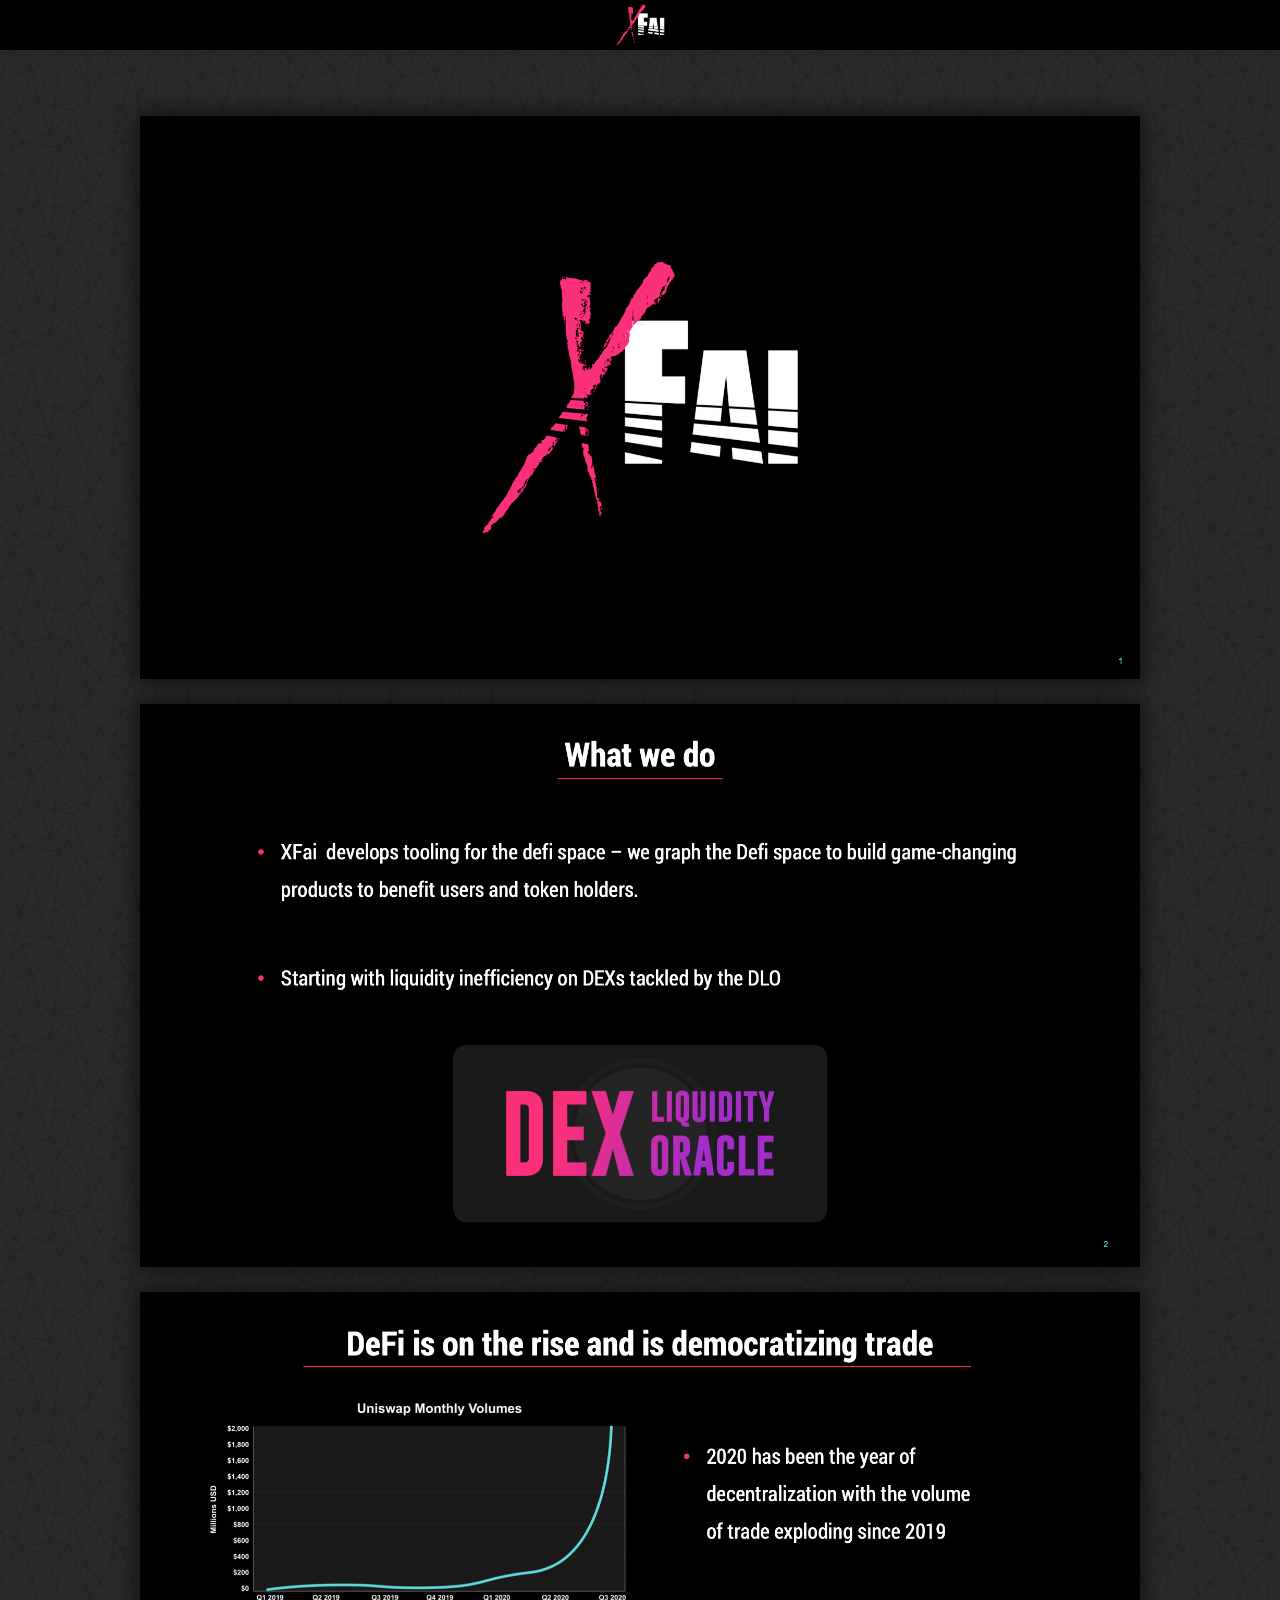
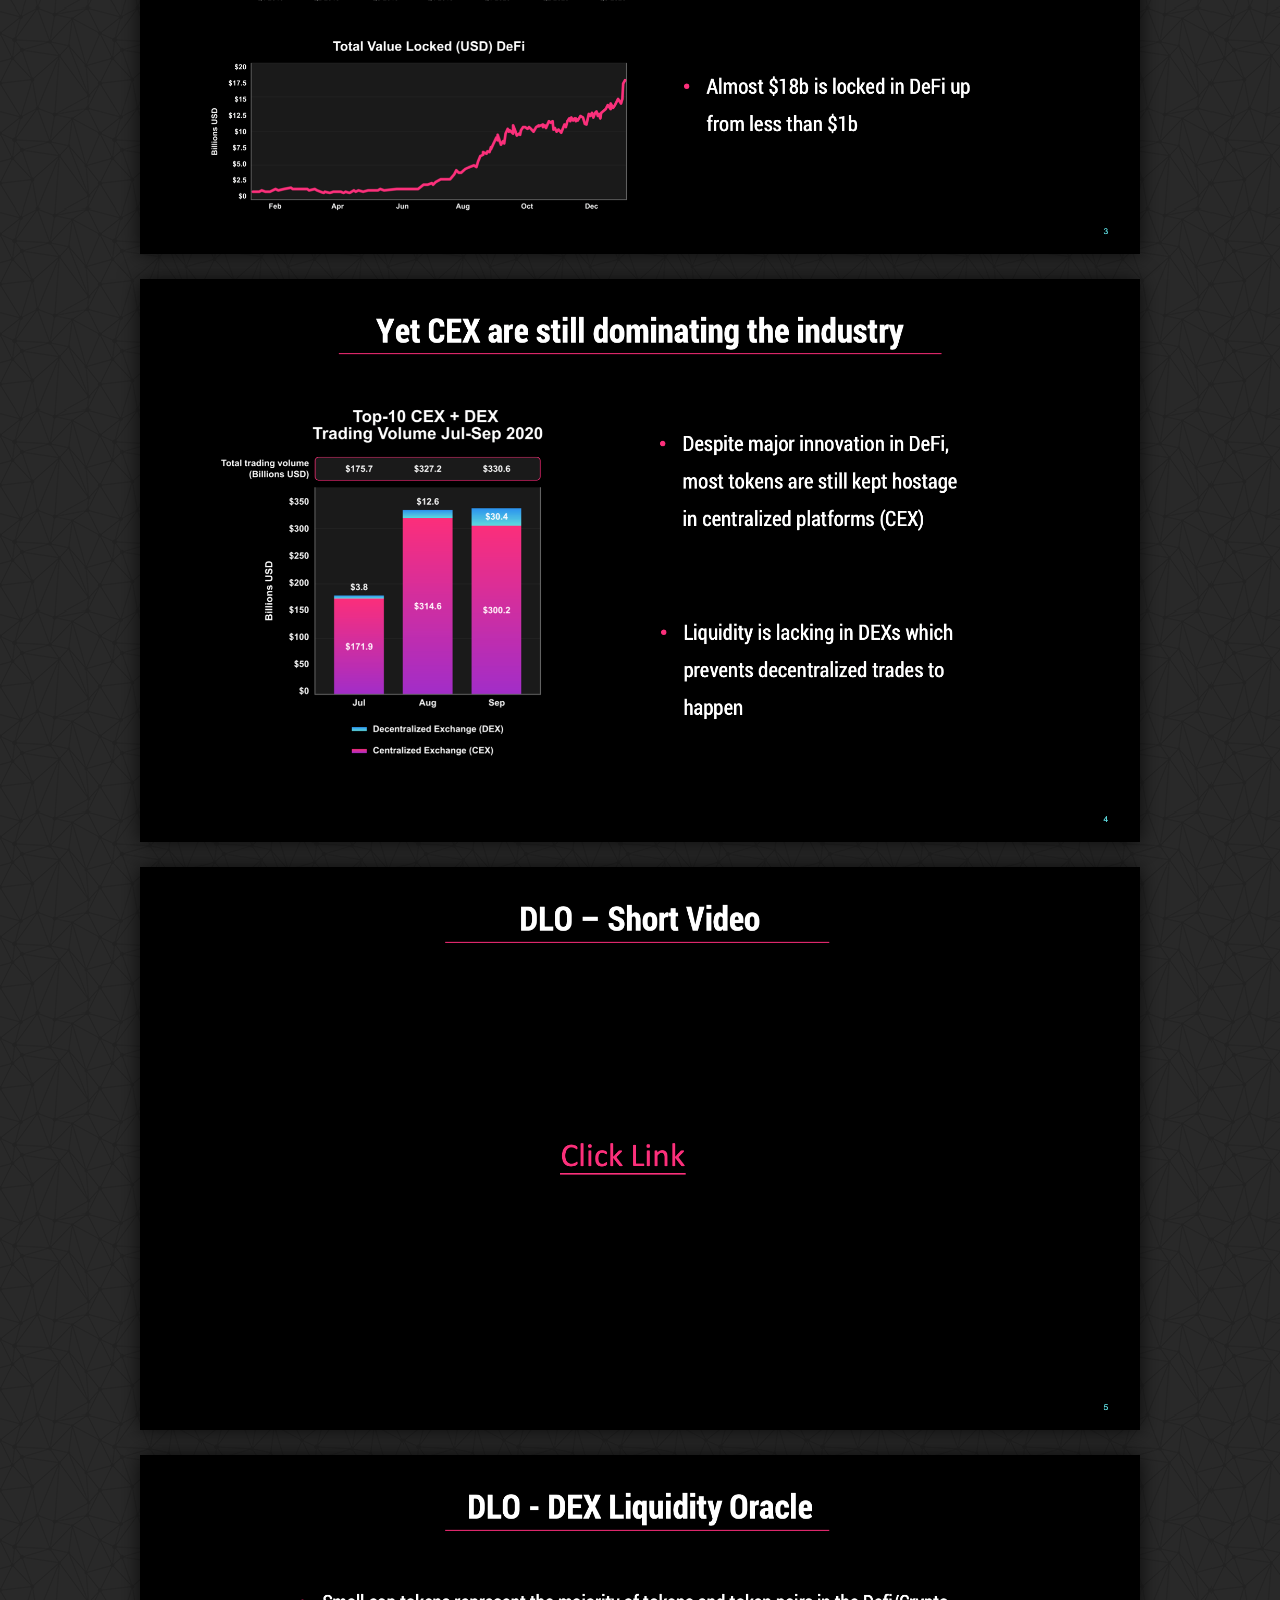
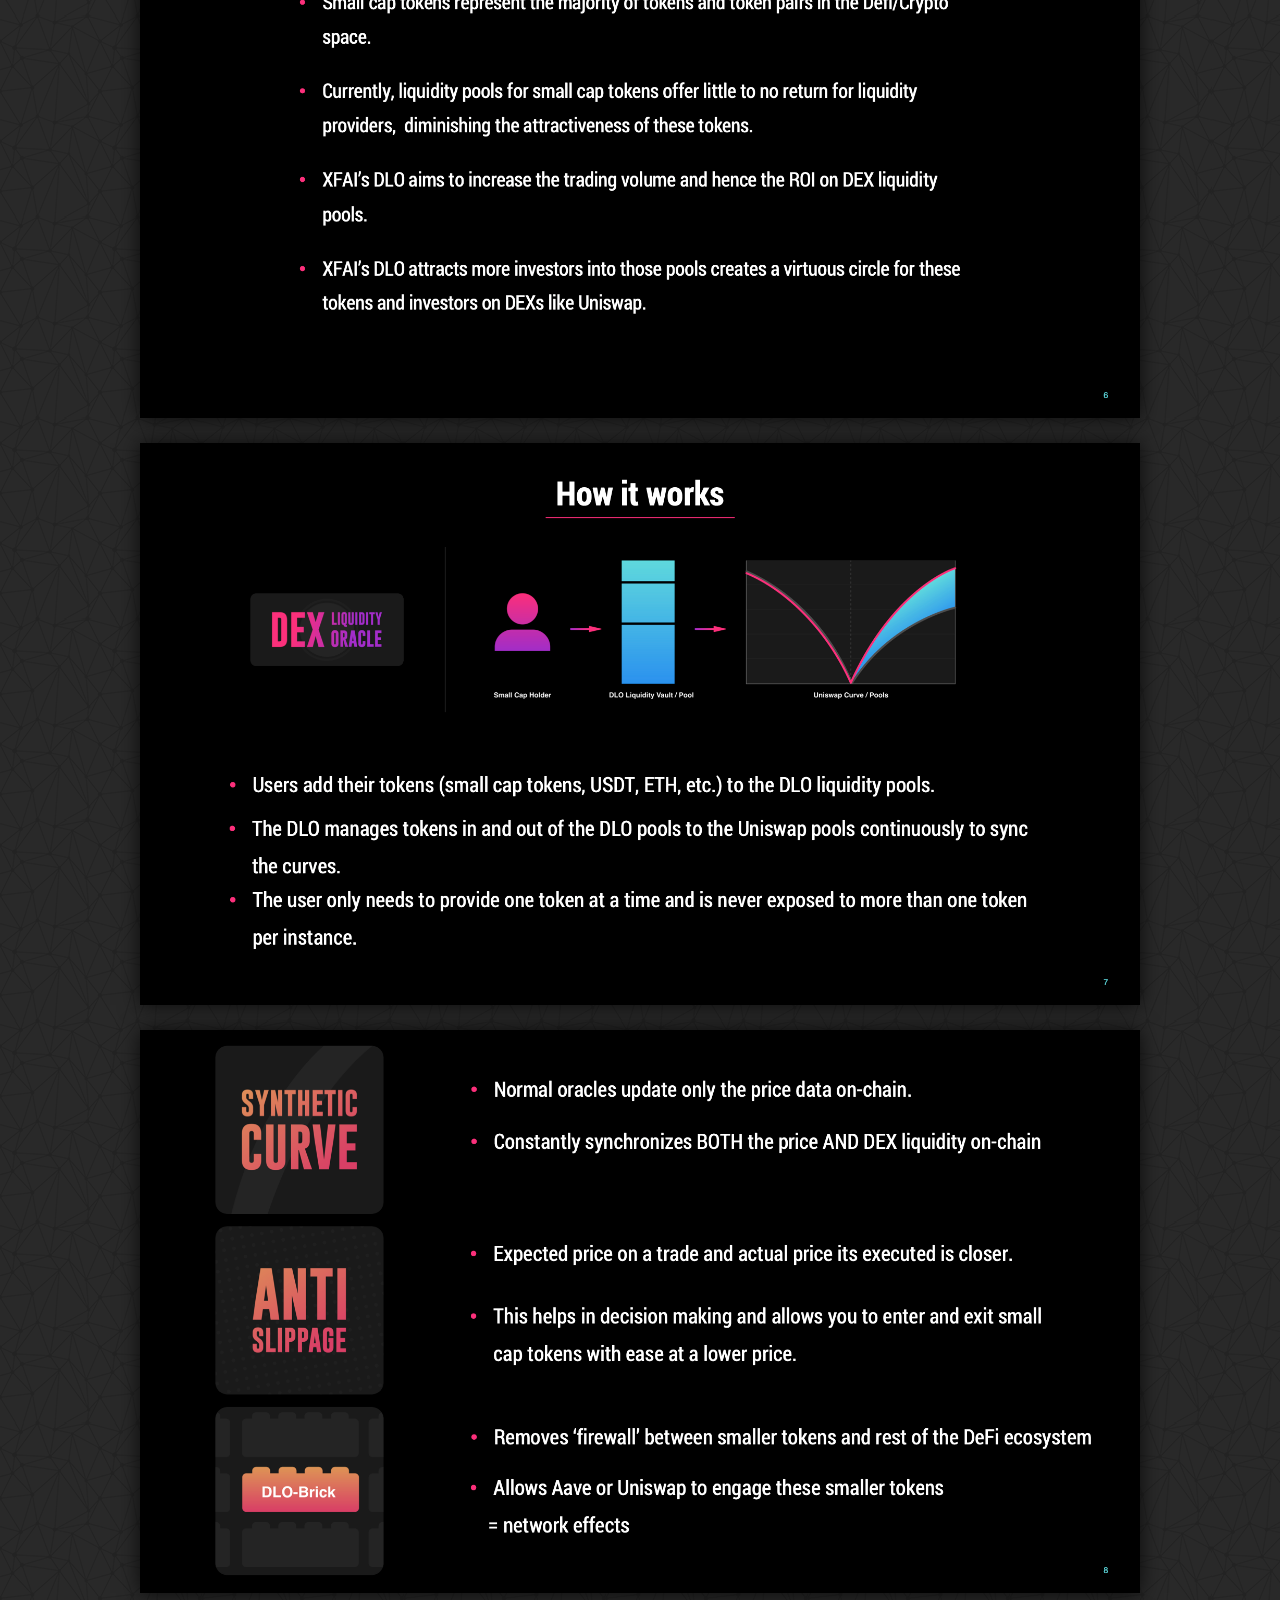
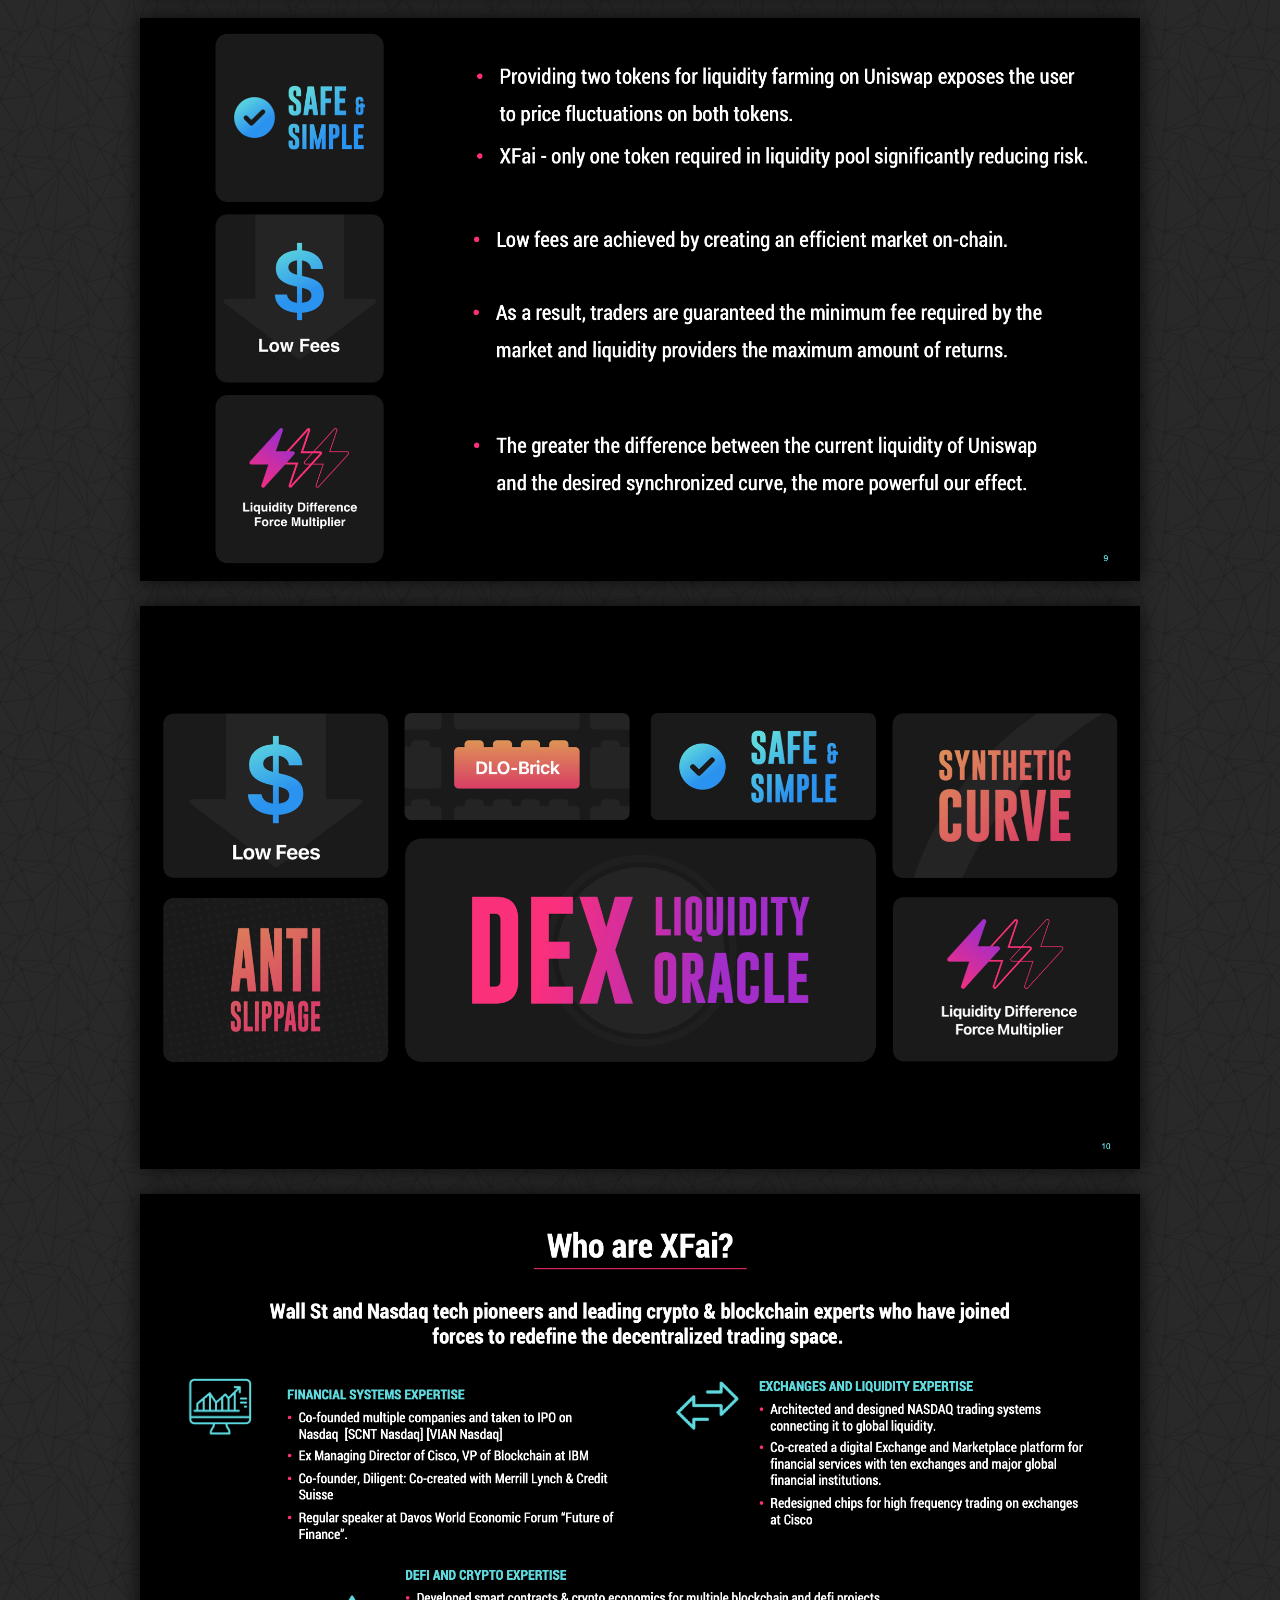
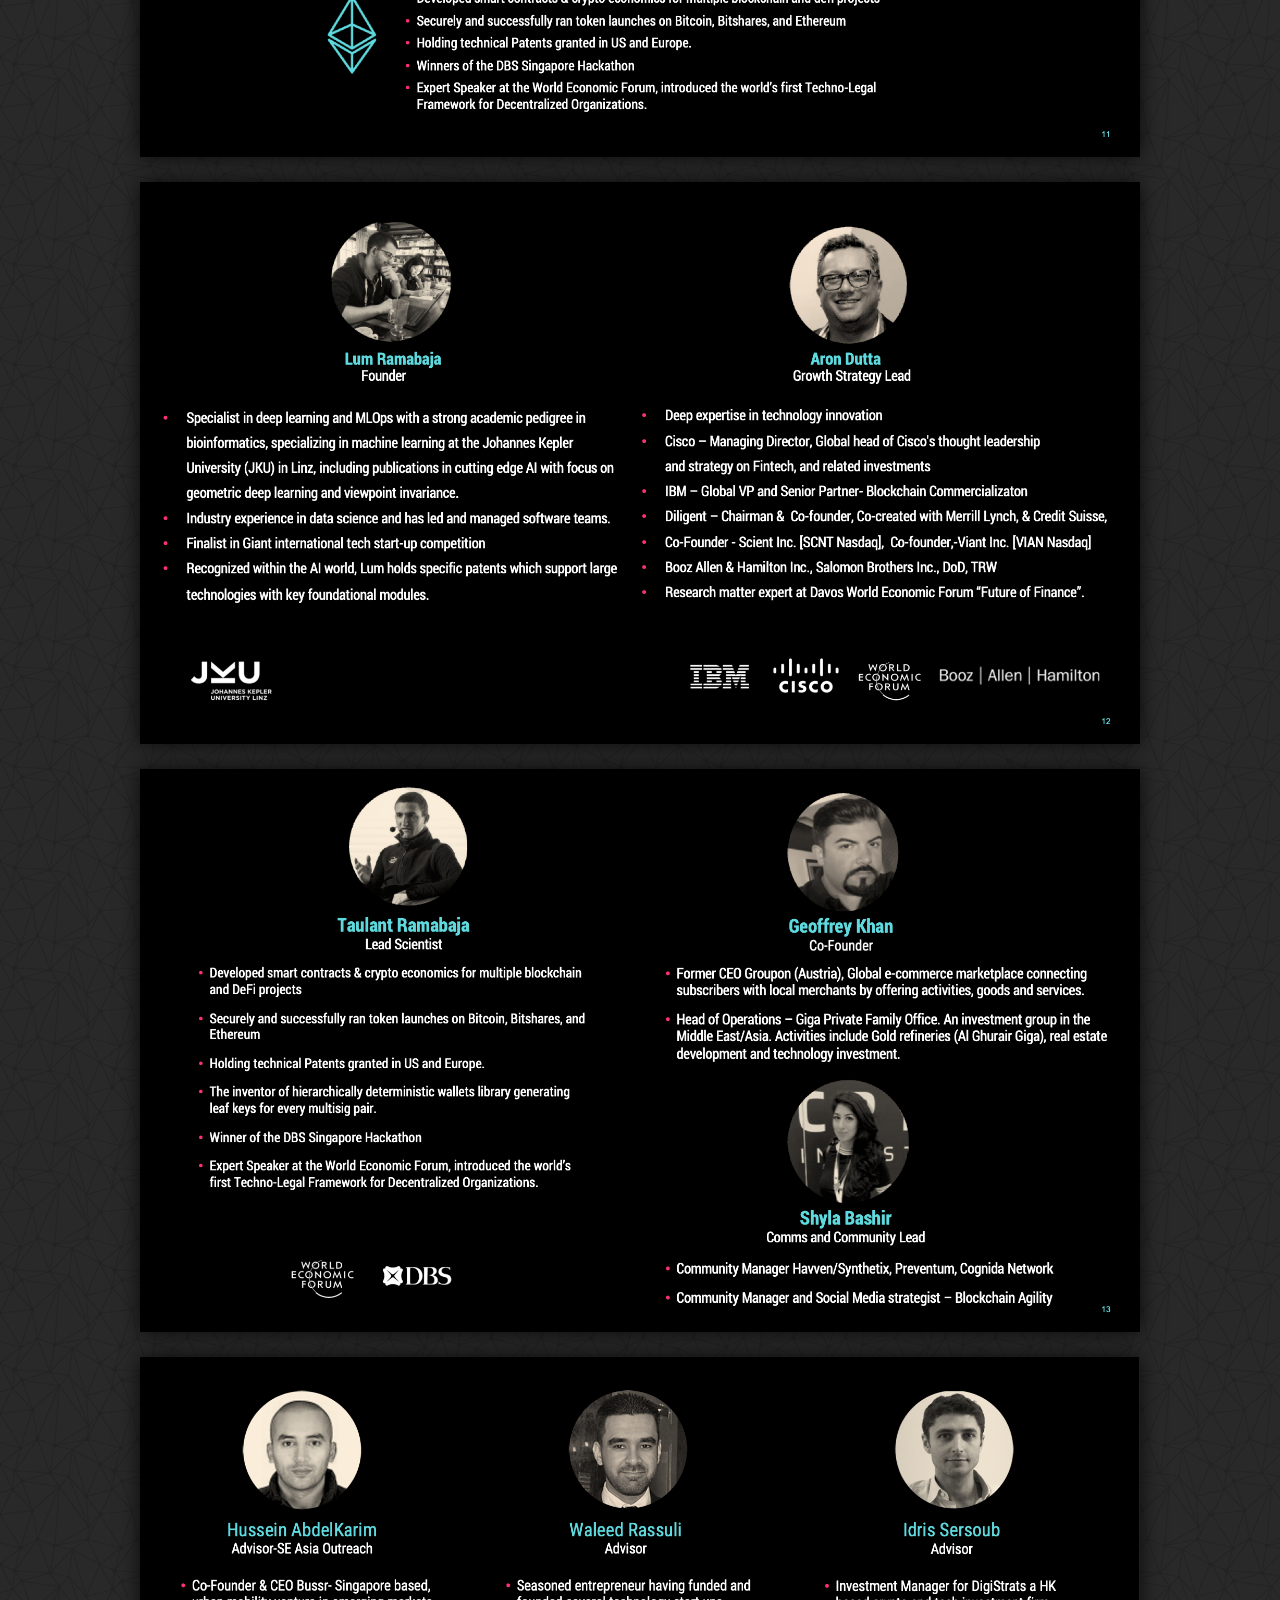
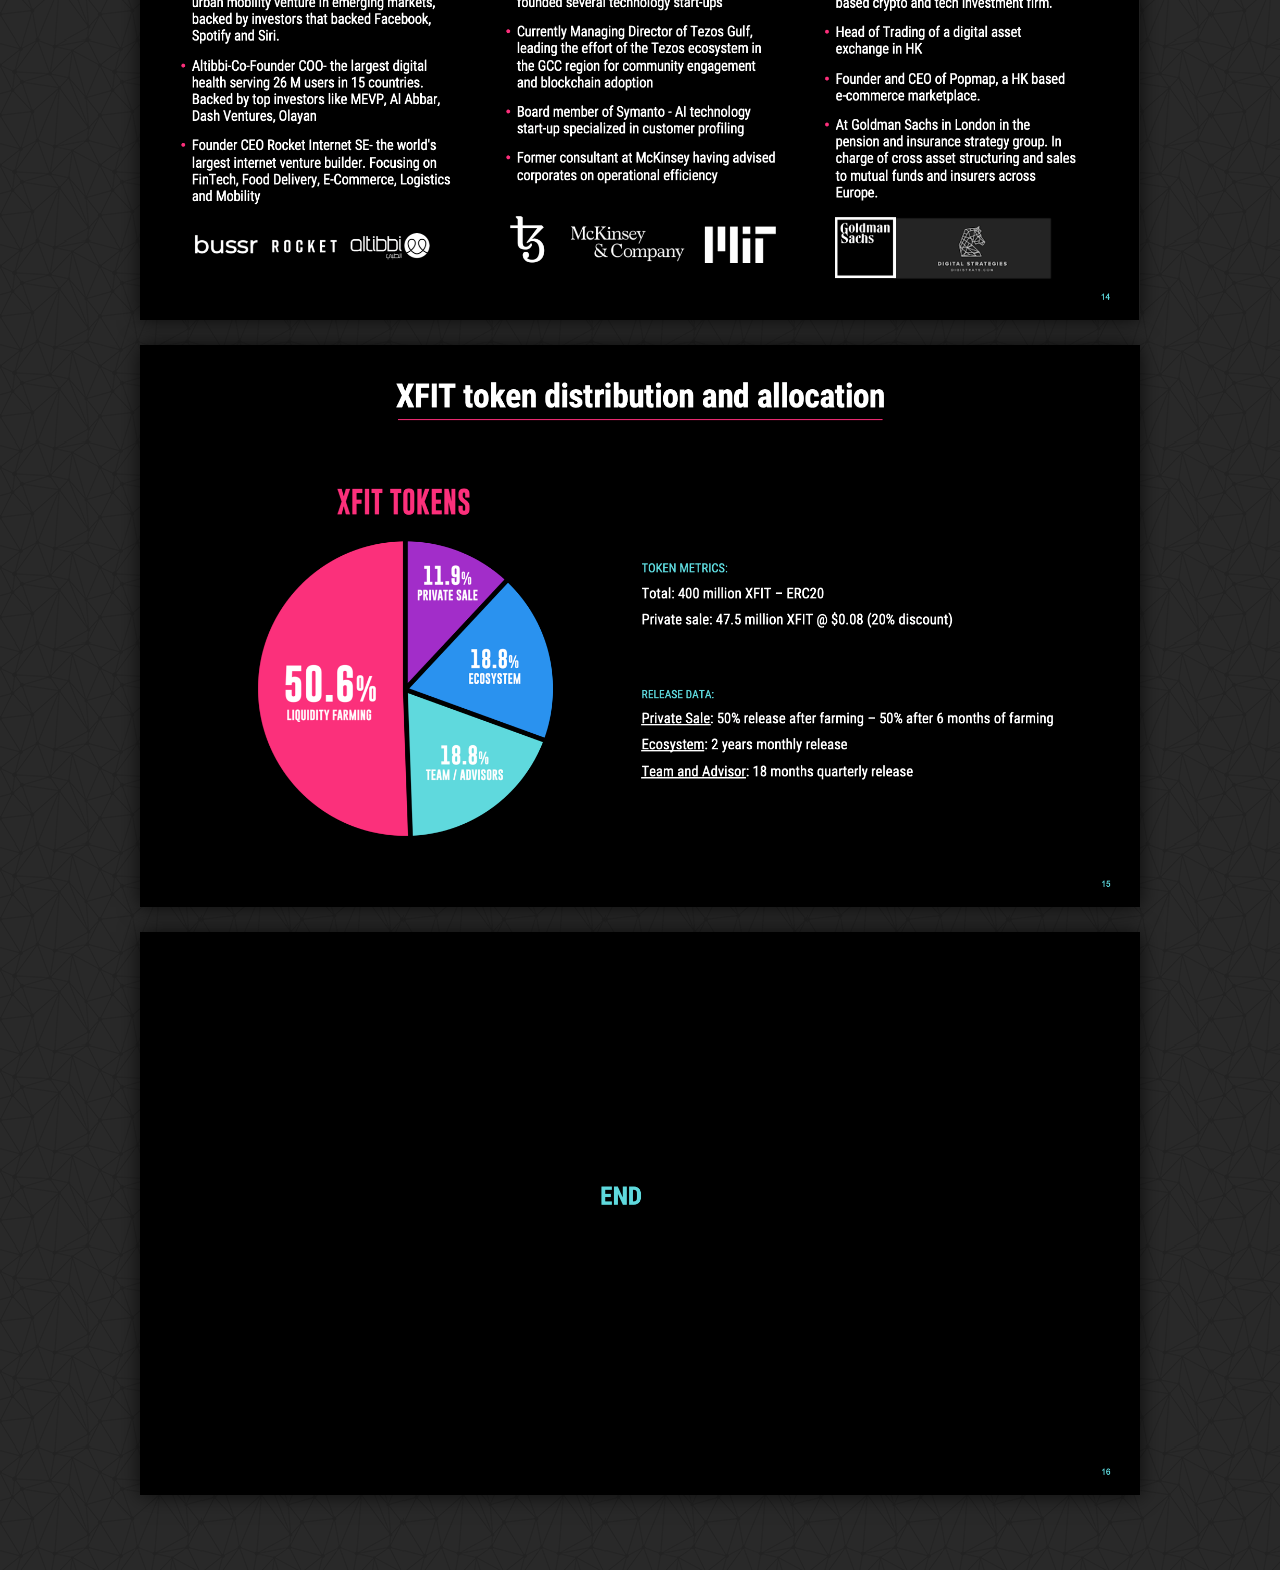
<file: deck.html>
<!DOCTYPE html>
<html>
<head>
<meta name="viewport" content="width=device-width, initial-scale=1">
<link rel="stylesheet" type="text/css" href="css/deckAndBlockpass.css" />
<link rel="shortcut icon" href="images/faviconit - Mixed/favicon.ico">
	<link rel="icon" sizes="16x16 32x32 64x64" href="images/faviconit - Mixed/favicon.ico">
	<link rel="icon" type="image/png" sizes="196x196" href="images/faviconit - Mixed/favicon-192.png">
	<link rel="icon" type="image/png" sizes="160x160" href="images/faviconit - Mixed/favicon-160.png">
	<link rel="icon" type="image/png" sizes="96x96" href="images/faviconit - Mixed/favicon-96.png">
	<link rel="icon" type="image/png" sizes="64x64" href="images/faviconit - Mixed/favicon-64.png">
	<link rel="icon" type="image/png" sizes="32x32" href="images/faviconit - Mixed/favicon-32.png">
	<link rel="icon" type="image/png" sizes="16x16" href="images/faviconit - Mixed/favicon-16.png">
	<link rel="apple-touch-icon" href="images/faviconit - Mixed/favicon-57.png">
	<link rel="apple-touch-icon" sizes="114x114" href="images/faviconit - Mixed/favicon-114.png">
	<link rel="apple-touch-icon" sizes="72x72" href="images/faviconit - Mixed/favicon-72.png">
	<link rel="apple-touch-icon" sizes="144x144" href="images/faviconit - Mixed/favicon-144.png">
	<link rel="apple-touch-icon" sizes="60x60" href="images/faviconit - Mixed/favicon-60.png">
	<link rel="apple-touch-icon" sizes="120x120" href="images/faviconit - Mixed/favicon-120.png">
	<link rel="apple-touch-icon" sizes="76x76" href="images/faviconit - Mixed/favicon-76.png">
	<link rel="apple-touch-icon" sizes="152x152" href="images/faviconit - Mixed/favicon-152.png">
	<link rel="apple-touch-icon" sizes="180x180" href="images/faviconit - Mixed/favicon-180.png">
	<meta name="msapplication-TileColor" content="#FFFFFF">
	<meta name="msapplication-TileImage" content="images/faviconit - Mixed/favicon-144.png">
	<meta name="msapplication-config" content="images/faviconit - Mixed/browserconfig.xml">
<link href="css/modal/lity.css" rel="stylesheet">
<script src="js/modal/jquery.js"></script>
<script src="js/modal/lity.js"></script>
<!-- Google Analytics START -->
<script async src="https://www.googletagmanager.com/gtag/js?id=G-GKEM3T3SS3"></script>
<script>
	window.dataLayer = window.dataLayer || [];
	function gtag(){dataLayer.push(arguments);}
	gtag('js', new Date());
	gtag('config', 'G-GKEM3T3SS3');
</script>
<!-- Google Analytics END -->
<title>XFai</title>
</head>
<body class="deckPage">
<a href="index.html"><div class="whitepaperPageHeader"><img src="images/Nav/WhitePaperHeader.png" width="49" alt=""/></div></a>
<div class="whitepaperCenter">
<div class="deckContent">
	<p><img src="images/deck/Slide1.png" width="100%" alt="" class="deckSlide" /></p>
	<p><img src="images/deck/Slide2.png" width="100%" alt="" class="deckSlide" /></p>
	<p><img src="images/deck/Slide3.png" width="100%" alt="" class="deckSlide" /></p>
	<p><img src="images/deck/Slide4.png" width="100%" alt="" class="deckSlide" /></p>
	<p><a href="//player.vimeo.com/video/501103481" data-lity><img src="images/deck/Slide5.png" width="100%" alt="" class="deckSlide" /></a></p>
	<p><img src="images/deck/Slide6.png" width="100%" alt="" class="deckSlide" /></p>
	<p><img src="images/deck/Slide7.png" width="100%" alt="" class="deckSlide" /></p>
	<p><img src="images/deck/Slide8.png" width="100%" alt="" class="deckSlide" /></p>
	<p><img src="images/deck/Slide9.png" width="100%" alt="" class="deckSlide" /></p>
	<p><img src="images/deck/Slide10.png" width="100%" alt="" class="deckSlide" /></p>
	<p><img src="images/deck/Slide11.png" width="100%" alt="" class="deckSlide" /></p>
	<p><img src="images/deck/Slide12.png" width="100%" alt="" class="deckSlide" /></p>
	<p><img src="images/deck/Slide13.png" width="100%" alt="" class="deckSlide" /></p>
	<p><img src="images/deck/Slide14.png" width="100%" alt="" class="deckSlide" /></p>
	<p><img src="images/deck/Slide15.png" width="100%" alt="" class="deckSlide" /></p>
	<p><img src="images/deck/Slide16.png" width="100%" alt="" class="deckSlide" /></p>
</div>
</div>
</body>
</html>
</file>
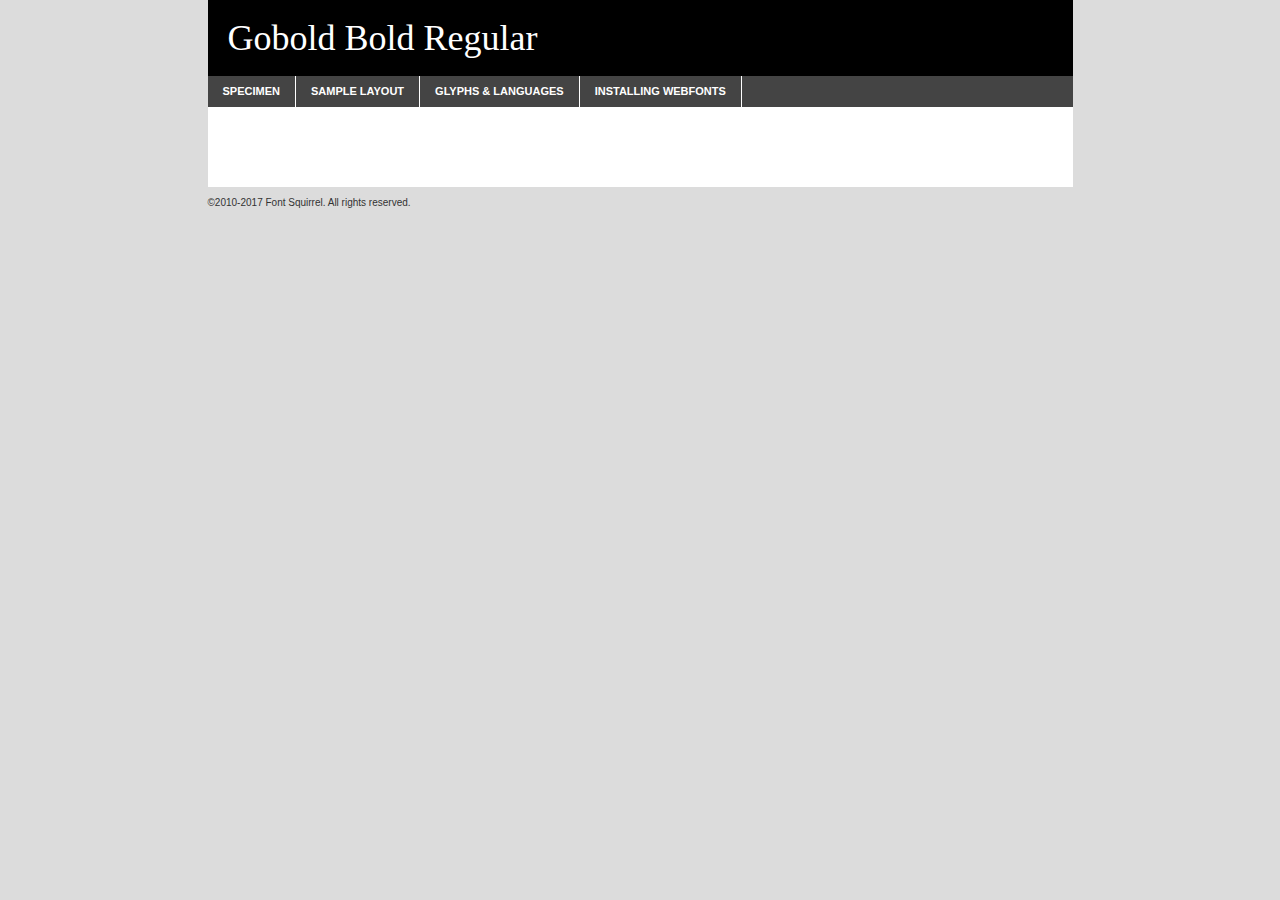
<file: fonts/Gobold/gobold-demo.html>
<!DOCTYPE html PUBLIC "-//W3C//DTD XHTML 1.0 Transitional//EN"
	"http://www.w3.org/TR/xhtml1/DTD/xhtml1-transitional.dtd">

<html xmlns="http://www.w3.org/1999/xhtml" xml:lang="en" lang="en">
<head>
	<meta http-equiv="Content-Type" content="text/html; charset=utf-8" />
	<script src="http://ajax.googleapis.com/ajax/libs/jquery/1.7.2/jquery.min.js" type="text/javascript" charset="utf-8"></script>
	<script type="text/javascript">
	(function($){$.fn.easyTabs=function(option){var param=jQuery.extend({fadeSpeed:"fast",defaultContent:1,activeClass:'active'},option);$(this).each(function(){var thisId="#"+this.id;if(param.defaultContent==''){param.defaultContent=1;}
	if(typeof param.defaultContent=="number")
	{var defaultTab=$(thisId+" .tabs li:eq("+(param.defaultContent-1)+") a").attr('href').substr(1);}else{var defaultTab=param.defaultContent;}
	$(thisId+" .tabs li a").each(function(){var tabToHide=$(this).attr('href').substr(1);$("#"+tabToHide).addClass('easytabs-tab-content');});hideAll();changeContent(defaultTab);function hideAll(){$(thisId+" .easytabs-tab-content").hide();}
	function changeContent(tabId){hideAll();$(thisId+" .tabs li").removeClass(param.activeClass);$(thisId+" .tabs li a[href=#"+tabId+"]").closest('li').addClass(param.activeClass);if(param.fadeSpeed!="none")
	{$(thisId+" #"+tabId).fadeIn(param.fadeSpeed);}else{$(thisId+" #"+tabId).show();}}
	$(thisId+" .tabs li").click(function(){var tabId=$(this).find('a').attr('href').substr(1);changeContent(tabId);return false;});});}})(jQuery);
	</script>
	<link rel="stylesheet" href="specimen_files/specimen_stylesheet.css" type="text/css" charset="utf-8" />
	<link rel="stylesheet" href="stylesheet.css" type="text/css" charset="utf-8" />

	<style type="text/css">
					body{
				font-family: 'gobold_boldregular';
							}
		</style>

	<title>Gobold Bold Regular Specimen</title>
	
	
	<script type="text/javascript" charset="utf-8">
		$(document).ready(function() {
			$('#container').easyTabs({defaultContent:1});
		});
	</script>
</head>

<body>
<div id="container">
	<div id="header">
		Gobold Bold Regular	</div>
	<ul class="tabs">
		<li><a href="#specimen">Specimen</a></li>
		<li><a href="#layout">Sample Layout</a></li>
				<li><a href="#glyphs">Glyphs &amp; Languages</a></li>
		<li><a href="#installing">Installing Webfonts</a></li>
		
	</ul>
	
	<div id="main_content">

		
			<div id="specimen">
		
				<div class="section">
					<div class="grid12 firstcol">
						<div class="huge">AaBb</div>
					</div>
				</div>
		
				<div class="section">
					<div class="glyph_range">A&#x200B;B&#x200b;C&#x200b;D&#x200b;E&#x200b;F&#x200b;G&#x200b;H&#x200b;I&#x200b;J&#x200b;K&#x200b;L&#x200b;M&#x200b;N&#x200b;O&#x200b;P&#x200b;Q&#x200b;R&#x200b;S&#x200b;T&#x200b;U&#x200b;V&#x200b;W&#x200b;X&#x200b;Y&#x200b;Z&#x200b;a&#x200b;b&#x200b;c&#x200b;d&#x200b;e&#x200b;f&#x200b;g&#x200b;h&#x200b;i&#x200b;j&#x200b;k&#x200b;l&#x200b;m&#x200b;n&#x200b;o&#x200b;p&#x200b;q&#x200b;r&#x200b;s&#x200b;t&#x200b;u&#x200b;v&#x200b;w&#x200b;x&#x200b;y&#x200b;z&#x200b;1&#x200b;2&#x200b;3&#x200b;4&#x200b;5&#x200b;6&#x200b;7&#x200b;8&#x200b;9&#x200b;0&#x200b;&amp;&#x200b;.&#x200b;,&#x200b;?&#x200b;!&#x200b;&#64;&#x200b;(&#x200b;)&#x200b;#&#x200b;$&#x200b;%&#x200b;*&#x200b;+&#x200b;-&#x200b;=&#x200b;:&#x200b;;</div>
				</div>
				<div class="section">
					<div class="grid12 firstcol">
						<table class="sample_table">
							<tr><td>10</td><td class="size10">abcdefghijklmnopqrstuvwxyzABCDEFGHIJKLMNOPQRSTUVWXYZ0123456789abcdefghijklmnopqrstuvwxyzABCDEFGHIJKLMNOPQRSTUVWXYZ0123456789abcdefghijklmnopqrstuvwxyzABCDEFGHIJKLMNOPQRSTUVWXYZ</td></tr>
							<tr><td>11</td><td class="size11">abcdefghijklmnopqrstuvwxyzABCDEFGHIJKLMNOPQRSTUVWXYZ0123456789abcdefghijklmnopqrstuvwxyzABCDEFGHIJKLMNOPQRSTUVWXYZ0123456789abcdefghijklmnopqrstuvwxyzABCDEFGHIJKLMNOPQRSTUVWXYZ</td></tr>
							<tr><td>12</td><td class="size12">abcdefghijklmnopqrstuvwxyzABCDEFGHIJKLMNOPQRSTUVWXYZ0123456789abcdefghijklmnopqrstuvwxyzABCDEFGHIJKLMNOPQRSTUVWXYZ0123456789abcdefghijklmnopqrstuvwxyzABCDEFGHIJKLMNOPQRSTUVWXYZ</td></tr>
							<tr><td>13</td><td class="size13">abcdefghijklmnopqrstuvwxyzABCDEFGHIJKLMNOPQRSTUVWXYZ0123456789abcdefghijklmnopqrstuvwxyzABCDEFGHIJKLMNOPQRSTUVWXYZ0123456789abcdefghijklmnopqrstuvwxyzABCDEFGHIJKLMNOPQRSTUVWXYZ</td></tr>
							<tr><td>14</td><td class="size14">abcdefghijklmnopqrstuvwxyzABCDEFGHIJKLMNOPQRSTUVWXYZ0123456789abcdefghijklmnopqrstuvwxyzABCDEFGHIJKLMNOPQRSTUVWXYZ0123456789abcdefghijklmnopqrstuvwxyzABCDEFGHIJKLMNOPQRSTUVWXYZ</td></tr>
							<tr><td>16</td><td class="size16">abcdefghijklmnopqrstuvwxyzABCDEFGHIJKLMNOPQRSTUVWXYZ0123456789abcdefghijklmnopqrstuvwxyzABCDEFGHIJKLMNOPQRSTUVWXYZ</td></tr>
							<tr><td>18</td><td class="size18">abcdefghijklmnopqrstuvwxyzABCDEFGHIJKLMNOPQRSTUVWXYZ0123456789abcdefghijklmnopqrstuvwxyzABCDEFGHIJKLMNOPQRSTUVWXYZ</td></tr>
							<tr><td>20</td><td class="size20">abcdefghijklmnopqrstuvwxyzABCDEFGHIJKLMNOPQRSTUVWXYZ0123456789abcdefghijklmnopqrstuvwxyzABCDEFGHIJKLMNOPQRSTUVWXYZ</td></tr>
							<tr><td>24</td><td class="size24">abcdefghijklmnopqrstuvwxyzABCDEFGHIJKLMNOPQRSTUVWXYZ0123456789abcdefghijklmnopqrstuvwxyzABCDEFGHIJKLMNOPQRSTUVWXYZ</td></tr>
							<tr><td>30</td><td class="size30">abcdefghijklmnopqrstuvwxyzABCDEFGHIJKLMNOPQRSTUVWXYZ0123456789abcdefghijklmnopqrstuvwxyzABCDEFGHIJKLMNOPQRSTUVWXYZ</td></tr>
							<tr><td>36</td><td class="size36">abcdefghijklmnopqrstuvwxyzABCDEFGHIJKLMNOPQRSTUVWXYZ0123456789abcdefghijklmnopqrstuvwxyzABCDEFGHIJKLMNOPQRSTUVWXYZ</td></tr>
							<tr><td>48</td><td class="size48">abcdefghijklmnopqrstuvwxyzABCDEFGHIJKLMNOPQRSTUVWXYZ0123456789abcdefghijklmnopqrstuvwxyzABCDEFGHIJKLMNOPQRSTUVWXYZ</td></tr>
							<tr><td>60</td><td class="size60">abcdefghijklmnopqrstuvwxyzABCDEFGHIJKLMNOPQRSTUVWXYZ0123456789abcdefghijklmnopqrstuvwxyzABCDEFGHIJKLMNOPQRSTUVWXYZ</td></tr>
							<tr><td>72</td><td class="size72">abcdefghijklmnopqrstuvwxyzABCDEFGHIJKLMNOPQRSTUVWXYZ0123456789abcdefghijklmnopqrstuvwxyzABCDEFGHIJKLMNOPQRSTUVWXYZ</td></tr>
							<tr><td>90</td><td class="size90">abcdefghijklmnopqrstuvwxyzABCDEFGHIJKLMNOPQRSTUVWXYZ0123456789abcdefghijklmnopqrstuvwxyzABCDEFGHIJKLMNOPQRSTUVWXYZ</td></tr>
						</table>
				
					</div>
			
				</div>
		
		
		
								<div class="section" id="bodycomparison">


										<div id="xheight">
				<div class="fontbody">&#x25FC;&#x25FC;&#x25FC;&#x25FC;&#x25FC;&#x25FC;&#x25FC;&#x25FC;&#x25FC;&#x25FC;&#x25FC;&#x25FC;&#x25FC;&#x25FC;&#x25FC;&#x25FC;&#x25FC;&#x25FC;&#x25FC;&#x25FC;&#x25FC;&#x25FC;&#x25FC;&#x25FC;&#x25FC;&#x25FC;&#x25FC;&#x25FC;&#x25FC;&#x25FC;&#x25FC;&#x25FC;&#x25FC;&#x25FC;&#x25FC;&#x25FC;&#x25FC;&#x25FC;&#x25FC;&#x25FC;&#x25FC;&#x25FC;&#x25FC;&#x25FC;&#x25FC;&#x25FC;&#x25FC;&#x25FC;&#x25FC;&#x25FC;&#x25FC;&#x25FC;&#x25FC;&#x25FC;&#x25FC;&#x25FC;&#x25FC;&#x25FC;&#x25FC;&#x25FC;&#x25FC;&#x25FC;&#x25FC;&#x25FC;&#x25FC;&#x25FC;&#x25FC;&#x25FC;&#x25FC;&#x25FC;&#x25FC;&#x25FC;&#x25FC;&#x25FC;&#x25FC;&#x25FC;&#x25FC;&#x25FC;&#x25FC;&#x25FC;&#x25FC;&#x25FC;&#x25FC;&#x25FC;&#x25FC;&#x25FC;&#x25FC;&#x25FC;&#x25FC;&#x25FC;&#x25FC;&#x25FC;&#x25FC;&#x25FC;&#x25FC;&#x25FC;&#x25FC;&#x25FC;&#x25FC;body</div><div class="arialbody">body</div><div class="verdanabody">body</div><div class="georgiabody">body</div></div>
										<div class="fontbody" style="z-index:1">
											body<span>Gobold Bold Regular</span>
										</div>
										<div class="arialbody" style="z-index:1">
											body<span>Arial</span>
										</div>
										<div class="verdanabody" style="z-index:1">
											body<span>Verdana</span>
										</div>
										<div class="georgiabody" style="z-index:1">
											body<span>Georgia</span>
										</div>



								</div>
		
		
				<div class="section psample psample_row1" id="">
					
					<div class="grid2 firstcol">
						<p class="size10"><span>10.</span>Aenean lacinia bibendum nulla sed consectetur. Fusce dapibus, tellus ac cursus commodo, tortor mauris condimentum nibh, ut fermentum massa justo sit amet risus. Nullam id dolor id nibh ultricies vehicula ut id elit. Cum sociis natoque penatibus et magnis dis parturient montes, nascetur ridiculus mus. Nulla vitae elit libero, a pharetra augue.</p>
			
					</div>
					<div class="grid3">
						<p class="size11"><span>11.</span>Aenean lacinia bibendum nulla sed consectetur. Fusce dapibus, tellus ac cursus commodo, tortor mauris condimentum nibh, ut fermentum massa justo sit amet risus. Nullam id dolor id nibh ultricies vehicula ut id elit. Cum sociis natoque penatibus et magnis dis parturient montes, nascetur ridiculus mus. Nulla vitae elit libero, a pharetra augue.</p>
			
					</div>
					<div class="grid3">
						<p class="size12"><span>12.</span>Aenean lacinia bibendum nulla sed consectetur. Fusce dapibus, tellus ac cursus commodo, tortor mauris condimentum nibh, ut fermentum massa justo sit amet risus. Nullam id dolor id nibh ultricies vehicula ut id elit. Cum sociis natoque penatibus et magnis dis parturient montes, nascetur ridiculus mus. Nulla vitae elit libero, a pharetra augue.</p>
			
					</div>
					<div class="grid4">
						<p class="size13"><span>13.</span>Aenean lacinia bibendum nulla sed consectetur. Fusce dapibus, tellus ac cursus commodo, tortor mauris condimentum nibh, ut fermentum massa justo sit amet risus. Nullam id dolor id nibh ultricies vehicula ut id elit. Cum sociis natoque penatibus et magnis dis parturient montes, nascetur ridiculus mus. Nulla vitae elit libero, a pharetra augue.</p>
			
					</div>
					<div class="white_blend"></div>
					
				</div>
				<div class="section psample psample_row2" id="">
					<div class="grid3 firstcol">
						<p class="size14"><span>14.</span>Aenean lacinia bibendum nulla sed consectetur. Fusce dapibus, tellus ac cursus commodo, tortor mauris condimentum nibh, ut fermentum massa justo sit amet risus. Nullam id dolor id nibh ultricies vehicula ut id elit. Cum sociis natoque penatibus et magnis dis parturient montes, nascetur ridiculus mus. Nulla vitae elit libero, a pharetra augue.</p>
			
					</div>
					<div class="grid4">
						<p class="size16"><span>16.</span>Aenean lacinia bibendum nulla sed consectetur. Fusce dapibus, tellus ac cursus commodo, tortor mauris condimentum nibh, ut fermentum massa justo sit amet risus. Nullam id dolor id nibh ultricies vehicula ut id elit. Cum sociis natoque penatibus et magnis dis parturient montes, nascetur ridiculus mus. Nulla vitae elit libero, a pharetra augue.</p>
			
					</div>
					<div class="grid5">
						<p class="size18"><span>18.</span>Aenean lacinia bibendum nulla sed consectetur. Fusce dapibus, tellus ac cursus commodo, tortor mauris condimentum nibh, ut fermentum massa justo sit amet risus. Nullam id dolor id nibh ultricies vehicula ut id elit. Cum sociis natoque penatibus et magnis dis parturient montes, nascetur ridiculus mus. Nulla vitae elit libero, a pharetra augue.</p>
			
					</div>

					<div class="white_blend"></div>

				</div>
				
				<div class="section psample psample_row3" id="">
					<div class="grid5 firstcol">
						<p class="size20"><span>20.</span>Aenean lacinia bibendum nulla sed consectetur. Fusce dapibus, tellus ac cursus commodo, tortor mauris condimentum nibh, ut fermentum massa justo sit amet risus. Nullam id dolor id nibh ultricies vehicula ut id elit. Cum sociis natoque penatibus et magnis dis parturient montes, nascetur ridiculus mus. Nulla vitae elit libero, a pharetra augue.</p>
					</div>
					<div class="grid7">
						<p class="size24"><span>24.</span>Aenean lacinia bibendum nulla sed consectetur. Fusce dapibus, tellus ac cursus commodo, tortor mauris condimentum nibh, ut fermentum massa justo sit amet risus. Nullam id dolor id nibh ultricies vehicula ut id elit. Cum sociis natoque penatibus et magnis dis parturient montes, nascetur ridiculus mus. Nulla vitae elit libero, a pharetra augue.</p>
					</div>
					
					<div class="white_blend"></div>
					
				</div>
				
				<div class="section psample psample_row4" id="">
					<div class="grid12 firstcol">
						<p class="size30"><span>30.</span>Aenean lacinia bibendum nulla sed consectetur. Fusce dapibus, tellus ac cursus commodo, tortor mauris condimentum nibh, ut fermentum massa justo sit amet risus. Nullam id dolor id nibh ultricies vehicula ut id elit. Cum sociis natoque penatibus et magnis dis parturient montes, nascetur ridiculus mus. Nulla vitae elit libero, a pharetra augue.</p>
					</div>
					<div class="white_blend"></div>
					
				</div>
				
				
				
				<div class="section psample psample_row1 fullreverse">
					<div class="grid2 firstcol">
						<p class="size10"><span>10.</span>Aenean lacinia bibendum nulla sed consectetur. Fusce dapibus, tellus ac cursus commodo, tortor mauris condimentum nibh, ut fermentum massa justo sit amet risus. Nullam id dolor id nibh ultricies vehicula ut id elit. Cum sociis natoque penatibus et magnis dis parturient montes, nascetur ridiculus mus. Nulla vitae elit libero, a pharetra augue.</p>
			
					</div>
					<div class="grid3">
						<p class="size11"><span>11.</span>Aenean lacinia bibendum nulla sed consectetur. Fusce dapibus, tellus ac cursus commodo, tortor mauris condimentum nibh, ut fermentum massa justo sit amet risus. Nullam id dolor id nibh ultricies vehicula ut id elit. Cum sociis natoque penatibus et magnis dis parturient montes, nascetur ridiculus mus. Nulla vitae elit libero, a pharetra augue.</p>
			
					</div>
					<div class="grid3">
						<p class="size12"><span>12.</span>Aenean lacinia bibendum nulla sed consectetur. Fusce dapibus, tellus ac cursus commodo, tortor mauris condimentum nibh, ut fermentum massa justo sit amet risus. Nullam id dolor id nibh ultricies vehicula ut id elit. Cum sociis natoque penatibus et magnis dis parturient montes, nascetur ridiculus mus. Nulla vitae elit libero, a pharetra augue.</p>
			
					</div>
					<div class="grid4">
						<p class="size13"><span>13.</span>Aenean lacinia bibendum nulla sed consectetur. Fusce dapibus, tellus ac cursus commodo, tortor mauris condimentum nibh, ut fermentum massa justo sit amet risus. Nullam id dolor id nibh ultricies vehicula ut id elit. Cum sociis natoque penatibus et magnis dis parturient montes, nascetur ridiculus mus. Nulla vitae elit libero, a pharetra augue.</p>
			
					</div>
					<div class="black_blend"></div>
					
				</div>
				
				<div class="section psample psample_row2 fullreverse">
					<div class="grid3 firstcol">
						<p class="size14"><span>14.</span>Aenean lacinia bibendum nulla sed consectetur. Fusce dapibus, tellus ac cursus commodo, tortor mauris condimentum nibh, ut fermentum massa justo sit amet risus. Nullam id dolor id nibh ultricies vehicula ut id elit. Cum sociis natoque penatibus et magnis dis parturient montes, nascetur ridiculus mus. Nulla vitae elit libero, a pharetra augue.</p>
			
					</div>
					<div class="grid4">
						<p class="size16"><span>16.</span>Aenean lacinia bibendum nulla sed consectetur. Fusce dapibus, tellus ac cursus commodo, tortor mauris condimentum nibh, ut fermentum massa justo sit amet risus. Nullam id dolor id nibh ultricies vehicula ut id elit. Cum sociis natoque penatibus et magnis dis parturient montes, nascetur ridiculus mus. Nulla vitae elit libero, a pharetra augue.</p>
			
					</div>
					<div class="grid5">
						<p class="size18"><span>18.</span>Aenean lacinia bibendum nulla sed consectetur. Fusce dapibus, tellus ac cursus commodo, tortor mauris condimentum nibh, ut fermentum massa justo sit amet risus. Nullam id dolor id nibh ultricies vehicula ut id elit. Cum sociis natoque penatibus et magnis dis parturient montes, nascetur ridiculus mus. Nulla vitae elit libero, a pharetra augue.</p>
			
					</div>
					<div class="black_blend"></div>

				</div>
				
				<div class="section psample fullreverse psample_row3" id="">
					<div class="grid5 firstcol">
						<p class="size20"><span>20.</span>Aenean lacinia bibendum nulla sed consectetur. Fusce dapibus, tellus ac cursus commodo, tortor mauris condimentum nibh, ut fermentum massa justo sit amet risus. Nullam id dolor id nibh ultricies vehicula ut id elit. Cum sociis natoque penatibus et magnis dis parturient montes, nascetur ridiculus mus. Nulla vitae elit libero, a pharetra augue.</p>
					</div>
					<div class="grid7">
						<p class="size24"><span>24.</span>Aenean lacinia bibendum nulla sed consectetur. Fusce dapibus, tellus ac cursus commodo, tortor mauris condimentum nibh, ut fermentum massa justo sit amet risus. Nullam id dolor id nibh ultricies vehicula ut id elit. Cum sociis natoque penatibus et magnis dis parturient montes, nascetur ridiculus mus. Nulla vitae elit libero, a pharetra augue.</p>
					</div>
					
					<div class="black_blend"></div>
					
				</div>
				
				<div class="section psample fullreverse psample_row4" id="" style="border-bottom: 20px #000 solid;">
					<div class="grid12 firstcol">
						<p class="size30"><span>30.</span>Aenean lacinia bibendum nulla sed consectetur. Fusce dapibus, tellus ac cursus commodo, tortor mauris condimentum nibh, ut fermentum massa justo sit amet risus. Nullam id dolor id nibh ultricies vehicula ut id elit. Cum sociis natoque penatibus et magnis dis parturient montes, nascetur ridiculus mus. Nulla vitae elit libero, a pharetra augue.</p>
					</div>
					<div class="black_blend"></div>
					
				</div>
				
				
				
				
			</div>
			
			<div id="layout">
				
				<div class="section">
					
					<div class="grid12 firstcol">
						<h1>Lorem Ipsum Dolor</h1>
						<h2>Etiam porta sem malesuada magna mollis euismod</h2>
						
						<p class="byline">By <a href="#link">Aenean Lacinia</a></p>
					</div>
				</div>
				<div class="section">
					<div class="grid8 firstcol">
						<p class="large">Donec sed odio dui. Morbi leo risus, porta ac consectetur ac, vestibulum at eros. Fusce dapibus, tellus ac cursus commodo, tortor mauris condimentum nibh, ut fermentum massa justo sit amet risus. </p>

						
						<h3>Pellentesque ornare sem</h3>

						<p>Maecenas sed diam eget risus varius blandit sit amet non magna. Maecenas faucibus mollis interdum. Donec ullamcorper nulla non metus auctor fringilla. Nullam id dolor id nibh ultricies vehicula ut id elit. Nullam id dolor id nibh ultricies vehicula ut id elit. </p>

						<p>Aenean eu leo quam. Pellentesque ornare sem lacinia quam venenatis vestibulum. Lorem ipsum dolor sit amet, consectetur adipiscing elit. Cum sociis natoque penatibus et magnis dis parturient montes, nascetur ridiculus mus. </p>

						<p>Nulla vitae elit libero, a pharetra augue. Praesent commodo cursus magna, vel scelerisque nisl consectetur et. Aenean lacinia bibendum nulla sed consectetur. </p>

						<p>Nullam quis risus eget urna mollis ornare vel eu leo. Nullam quis risus eget urna mollis ornare vel eu leo. Maecenas sed diam eget risus varius blandit sit amet non magna. Donec ullamcorper nulla non metus auctor fringilla. </p>

						<h3>Cras mattis consectetur</h3>

						<p>Aenean eu leo quam. Pellentesque ornare sem lacinia quam venenatis vestibulum. Aenean lacinia bibendum nulla sed consectetur. Integer posuere erat a ante venenatis dapibus posuere velit aliquet. Cras mattis consectetur purus sit amet fermentum. </p>

						<p>Nullam id dolor id nibh ultricies vehicula ut id elit. Nullam quis risus eget urna mollis ornare vel eu leo. Cras mattis consectetur purus sit amet fermentum.</p>
					</div>
					
					<div class="grid4 sidebar">
						
						<div class="box reverse">
							<p class="last">Nullam quis risus eget urna mollis ornare vel eu leo. Donec ullamcorper nulla non metus auctor fringilla. Cras mattis consectetur purus sit amet fermentum. Sed posuere consectetur est at lobortis. Lorem ipsum dolor sit amet, consectetur adipiscing elit. </p>
						</div>
						
						<p class="caption">Maecenas sed diam eget risus varius.</p>

						<p>Vestibulum id ligula porta felis euismod semper. Integer posuere erat a ante venenatis dapibus posuere velit aliquet. Vestibulum id ligula porta felis euismod semper. Sed posuere consectetur est at lobortis. Maecenas sed diam eget risus varius blandit sit amet non magna. Fusce dapibus, tellus ac cursus commodo, tortor mauris condimentum nibh, ut fermentum massa justo sit amet risus. </p>

					

						<p>Duis mollis, est non commodo luctus, nisi erat porttitor ligula, eget lacinia odio sem nec elit. Aenean lacinia bibendum nulla sed consectetur. Vivamus sagittis lacus vel augue laoreet rutrum faucibus dolor auctor. Aenean lacinia bibendum nulla sed consectetur. Nullam quis risus eget urna mollis ornare vel eu leo. </p>

						<p>Praesent commodo cursus magna, vel scelerisque nisl consectetur et. Donec ullamcorper nulla non metus auctor fringilla. Maecenas faucibus mollis interdum. Fusce dapibus, tellus ac cursus commodo, tortor mauris condimentum nibh, ut fermentum massa justo sit amet risus. </p>

					</div>
				</div>
				
			</div>


			



		<div id="glyphs">
			<div class="section">
				<div class="grid12 firstcol">
			
				<h1>Language Support</h1>
				<p>The subset of Gobold Bold Regular in this kit supports the following languages:<br />
			
					Albanian, Basque, Breton, Chamorro, Danish, English, Faroese, Finnish, Frisian, Galician, German, Icelandic, Italian, Malagasy, Norwegian, Portuguese, Spanish, Alsatian, Aragonese, Arapaho, Arrernte, Asturian, Aymara, Bislama, Cebuano, Corsican, Fijian, French_creole, Genoese, Gilbertese, Greenlandic, Haitian_creole, Hiligaynon, Hmong, Hopi, Ibanag, Iloko_ilokano, Indonesian, Interglossa_glosa, Interlingua, Irish_gaelic, Jerriais, Lojban, Lombard, Luxembourgeois, Manx, Mohawk, Norfolk_pitcairnese, Occitan, Oromo, Pangasinan, Papiamento, Piedmontese, Potawatomi, Rhaeto-romance, Romansh, Rotokas, Sami_lule, Sardinian, Scots_gaelic, Seychelles_creole, Shona, Sicilian, Somali, Southern_ndebele, Swahili, Swati_swazi, Tagalog_filipino_pilipino, Tetum, Tok_pisin, Uyghur_latinized, Volapuk, Walloon, Warlpiri, Xhosa, Yapese, Zulu, Latinbasic, Ubasic, Demo				</p>
				<h1>Glyph Chart</h1>
				<p>The subset of Gobold Bold Regular in this kit includes all the glyphs listed below. Unicode entities are included above each glyph to help you insert individual characters into your layout.</p>
				<div id="glyph_chart">
			
																				 <div><p>&amp;#29;</p>&#29;</div>
																				 <div><p>&amp;#13;</p>&#13;</div>
																				 <div><p>&amp;#29;</p>&#29;</div>
																				 <div><p>&amp;#32;</p>&#32;</div>
																				 <div><p>&amp;#33;</p>&#33;</div>
																				 <div><p>&amp;#34;</p>&#34;</div>
																				 <div><p>&amp;#35;</p>&#35;</div>
																				 <div><p>&amp;#36;</p>&#36;</div>
																				 <div><p>&amp;#37;</p>&#37;</div>
																				 <div><p>&amp;#38;</p>&#38;</div>
																				 <div><p>&amp;#39;</p>&#39;</div>
																				 <div><p>&amp;#40;</p>&#40;</div>
																				 <div><p>&amp;#41;</p>&#41;</div>
																				 <div><p>&amp;#42;</p>&#42;</div>
																				 <div><p>&amp;#43;</p>&#43;</div>
																				 <div><p>&amp;#44;</p>&#44;</div>
																				 <div><p>&amp;#45;</p>&#45;</div>
																				 <div><p>&amp;#46;</p>&#46;</div>
																				 <div><p>&amp;#47;</p>&#47;</div>
																				 <div><p>&amp;#48;</p>&#48;</div>
																				 <div><p>&amp;#49;</p>&#49;</div>
																				 <div><p>&amp;#50;</p>&#50;</div>
																				 <div><p>&amp;#51;</p>&#51;</div>
																				 <div><p>&amp;#52;</p>&#52;</div>
																				 <div><p>&amp;#53;</p>&#53;</div>
																				 <div><p>&amp;#54;</p>&#54;</div>
																				 <div><p>&amp;#55;</p>&#55;</div>
																				 <div><p>&amp;#56;</p>&#56;</div>
																				 <div><p>&amp;#57;</p>&#57;</div>
																				 <div><p>&amp;#58;</p>&#58;</div>
																				 <div><p>&amp;#59;</p>&#59;</div>
																				 <div><p>&amp;#60;</p>&#60;</div>
																				 <div><p>&amp;#61;</p>&#61;</div>
																				 <div><p>&amp;#62;</p>&#62;</div>
																				 <div><p>&amp;#63;</p>&#63;</div>
																				 <div><p>&amp;#64;</p>&#64;</div>
																				 <div><p>&amp;#65;</p>&#65;</div>
																				 <div><p>&amp;#66;</p>&#66;</div>
																				 <div><p>&amp;#67;</p>&#67;</div>
																				 <div><p>&amp;#68;</p>&#68;</div>
																				 <div><p>&amp;#69;</p>&#69;</div>
																				 <div><p>&amp;#70;</p>&#70;</div>
																				 <div><p>&amp;#71;</p>&#71;</div>
																				 <div><p>&amp;#72;</p>&#72;</div>
																				 <div><p>&amp;#73;</p>&#73;</div>
																				 <div><p>&amp;#74;</p>&#74;</div>
																				 <div><p>&amp;#75;</p>&#75;</div>
																				 <div><p>&amp;#76;</p>&#76;</div>
																				 <div><p>&amp;#77;</p>&#77;</div>
																				 <div><p>&amp;#78;</p>&#78;</div>
																				 <div><p>&amp;#79;</p>&#79;</div>
																				 <div><p>&amp;#80;</p>&#80;</div>
																				 <div><p>&amp;#81;</p>&#81;</div>
																				 <div><p>&amp;#82;</p>&#82;</div>
																				 <div><p>&amp;#83;</p>&#83;</div>
																				 <div><p>&amp;#84;</p>&#84;</div>
																				 <div><p>&amp;#85;</p>&#85;</div>
																				 <div><p>&amp;#86;</p>&#86;</div>
																				 <div><p>&amp;#87;</p>&#87;</div>
																				 <div><p>&amp;#88;</p>&#88;</div>
																				 <div><p>&amp;#89;</p>&#89;</div>
																				 <div><p>&amp;#90;</p>&#90;</div>
																				 <div><p>&amp;#91;</p>&#91;</div>
																				 <div><p>&amp;#92;</p>&#92;</div>
																				 <div><p>&amp;#93;</p>&#93;</div>
																				 <div><p>&amp;#94;</p>&#94;</div>
																				 <div><p>&amp;#95;</p>&#95;</div>
																				 <div><p>&amp;#96;</p>&#96;</div>
																				 <div><p>&amp;#97;</p>&#97;</div>
																				 <div><p>&amp;#98;</p>&#98;</div>
																				 <div><p>&amp;#99;</p>&#99;</div>
																				 <div><p>&amp;#100;</p>&#100;</div>
																				 <div><p>&amp;#101;</p>&#101;</div>
																				 <div><p>&amp;#102;</p>&#102;</div>
																				 <div><p>&amp;#103;</p>&#103;</div>
																				 <div><p>&amp;#104;</p>&#104;</div>
																				 <div><p>&amp;#105;</p>&#105;</div>
																				 <div><p>&amp;#106;</p>&#106;</div>
																				 <div><p>&amp;#107;</p>&#107;</div>
																				 <div><p>&amp;#108;</p>&#108;</div>
																				 <div><p>&amp;#109;</p>&#109;</div>
																				 <div><p>&amp;#110;</p>&#110;</div>
																				 <div><p>&amp;#111;</p>&#111;</div>
																				 <div><p>&amp;#112;</p>&#112;</div>
																				 <div><p>&amp;#113;</p>&#113;</div>
																				 <div><p>&amp;#114;</p>&#114;</div>
																				 <div><p>&amp;#115;</p>&#115;</div>
																				 <div><p>&amp;#116;</p>&#116;</div>
																				 <div><p>&amp;#117;</p>&#117;</div>
																				 <div><p>&amp;#118;</p>&#118;</div>
																				 <div><p>&amp;#119;</p>&#119;</div>
																				 <div><p>&amp;#120;</p>&#120;</div>
																				 <div><p>&amp;#121;</p>&#121;</div>
																				 <div><p>&amp;#122;</p>&#122;</div>
																				 <div><p>&amp;#123;</p>&#123;</div>
																				 <div><p>&amp;#124;</p>&#124;</div>
																				 <div><p>&amp;#125;</p>&#125;</div>
																				 <div><p>&amp;#126;</p>&#126;</div>
																				 <div><p>&amp;#160;</p>&#160;</div>
																				 <div><p>&amp;#161;</p>&#161;</div>
																				 <div><p>&amp;#162;</p>&#162;</div>
																				 <div><p>&amp;#163;</p>&#163;</div>
																				 <div><p>&amp;#164;</p>&#164;</div>
																				 <div><p>&amp;#165;</p>&#165;</div>
																				 <div><p>&amp;#166;</p>&#166;</div>
																				 <div><p>&amp;#167;</p>&#167;</div>
																				 <div><p>&amp;#168;</p>&#168;</div>
																				 <div><p>&amp;#169;</p>&#169;</div>
																				 <div><p>&amp;#170;</p>&#170;</div>
																				 <div><p>&amp;#171;</p>&#171;</div>
																				 <div><p>&amp;#172;</p>&#172;</div>
																				 <div><p>&amp;#173;</p>&#173;</div>
																				 <div><p>&amp;#174;</p>&#174;</div>
																				 <div><p>&amp;#175;</p>&#175;</div>
																				 <div><p>&amp;#176;</p>&#176;</div>
																				 <div><p>&amp;#177;</p>&#177;</div>
																				 <div><p>&amp;#178;</p>&#178;</div>
																				 <div><p>&amp;#179;</p>&#179;</div>
																				 <div><p>&amp;#180;</p>&#180;</div>
																				 <div><p>&amp;#181;</p>&#181;</div>
																				 <div><p>&amp;#182;</p>&#182;</div>
																				 <div><p>&amp;#183;</p>&#183;</div>
																				 <div><p>&amp;#184;</p>&#184;</div>
																				 <div><p>&amp;#185;</p>&#185;</div>
																				 <div><p>&amp;#186;</p>&#186;</div>
																				 <div><p>&amp;#187;</p>&#187;</div>
																				 <div><p>&amp;#188;</p>&#188;</div>
																				 <div><p>&amp;#189;</p>&#189;</div>
																				 <div><p>&amp;#190;</p>&#190;</div>
																				 <div><p>&amp;#191;</p>&#191;</div>
																				 <div><p>&amp;#192;</p>&#192;</div>
																				 <div><p>&amp;#193;</p>&#193;</div>
																				 <div><p>&amp;#194;</p>&#194;</div>
																				 <div><p>&amp;#195;</p>&#195;</div>
																				 <div><p>&amp;#196;</p>&#196;</div>
																				 <div><p>&amp;#197;</p>&#197;</div>
																				 <div><p>&amp;#198;</p>&#198;</div>
																				 <div><p>&amp;#199;</p>&#199;</div>
																				 <div><p>&amp;#200;</p>&#200;</div>
																				 <div><p>&amp;#201;</p>&#201;</div>
																				 <div><p>&amp;#202;</p>&#202;</div>
																				 <div><p>&amp;#203;</p>&#203;</div>
																				 <div><p>&amp;#204;</p>&#204;</div>
																				 <div><p>&amp;#205;</p>&#205;</div>
																				 <div><p>&amp;#206;</p>&#206;</div>
																				 <div><p>&amp;#207;</p>&#207;</div>
																				 <div><p>&amp;#208;</p>&#208;</div>
																				 <div><p>&amp;#209;</p>&#209;</div>
																				 <div><p>&amp;#210;</p>&#210;</div>
																				 <div><p>&amp;#211;</p>&#211;</div>
																				 <div><p>&amp;#212;</p>&#212;</div>
																				 <div><p>&amp;#213;</p>&#213;</div>
																				 <div><p>&amp;#214;</p>&#214;</div>
																				 <div><p>&amp;#215;</p>&#215;</div>
																				 <div><p>&amp;#216;</p>&#216;</div>
																				 <div><p>&amp;#217;</p>&#217;</div>
																				 <div><p>&amp;#218;</p>&#218;</div>
																				 <div><p>&amp;#219;</p>&#219;</div>
																				 <div><p>&amp;#220;</p>&#220;</div>
																				 <div><p>&amp;#221;</p>&#221;</div>
																				 <div><p>&amp;#222;</p>&#222;</div>
																				 <div><p>&amp;#223;</p>&#223;</div>
																				 <div><p>&amp;#224;</p>&#224;</div>
																				 <div><p>&amp;#225;</p>&#225;</div>
																				 <div><p>&amp;#226;</p>&#226;</div>
																				 <div><p>&amp;#227;</p>&#227;</div>
																				 <div><p>&amp;#228;</p>&#228;</div>
																				 <div><p>&amp;#229;</p>&#229;</div>
																				 <div><p>&amp;#230;</p>&#230;</div>
																				 <div><p>&amp;#231;</p>&#231;</div>
																				 <div><p>&amp;#232;</p>&#232;</div>
																				 <div><p>&amp;#233;</p>&#233;</div>
																				 <div><p>&amp;#234;</p>&#234;</div>
																				 <div><p>&amp;#235;</p>&#235;</div>
																				 <div><p>&amp;#236;</p>&#236;</div>
																				 <div><p>&amp;#237;</p>&#237;</div>
																				 <div><p>&amp;#238;</p>&#238;</div>
																				 <div><p>&amp;#239;</p>&#239;</div>
																				 <div><p>&amp;#240;</p>&#240;</div>
																				 <div><p>&amp;#241;</p>&#241;</div>
																				 <div><p>&amp;#242;</p>&#242;</div>
																				 <div><p>&amp;#243;</p>&#243;</div>
																				 <div><p>&amp;#244;</p>&#244;</div>
																				 <div><p>&amp;#245;</p>&#245;</div>
																				 <div><p>&amp;#246;</p>&#246;</div>
																				 <div><p>&amp;#247;</p>&#247;</div>
																				 <div><p>&amp;#248;</p>&#248;</div>
																				 <div><p>&amp;#249;</p>&#249;</div>
																				 <div><p>&amp;#250;</p>&#250;</div>
																				 <div><p>&amp;#251;</p>&#251;</div>
																				 <div><p>&amp;#252;</p>&#252;</div>
																				 <div><p>&amp;#253;</p>&#253;</div>
																				 <div><p>&amp;#254;</p>&#254;</div>
																				 <div><p>&amp;#255;</p>&#255;</div>
																				 <div><p>&amp;#710;</p>&#710;</div>
																				 <div><p>&amp;#732;</p>&#732;</div>
																				 <div><p>&amp;#8192;</p>&#8192;</div>
																				 <div><p>&amp;#8193;</p>&#8193;</div>
																				 <div><p>&amp;#8194;</p>&#8194;</div>
																				 <div><p>&amp;#8195;</p>&#8195;</div>
																				 <div><p>&amp;#8196;</p>&#8196;</div>
																				 <div><p>&amp;#8197;</p>&#8197;</div>
																				 <div><p>&amp;#8198;</p>&#8198;</div>
																				 <div><p>&amp;#8199;</p>&#8199;</div>
																				 <div><p>&amp;#8200;</p>&#8200;</div>
																				 <div><p>&amp;#8201;</p>&#8201;</div>
																				 <div><p>&amp;#8202;</p>&#8202;</div>
																				 <div><p>&amp;#8208;</p>&#8208;</div>
																				 <div><p>&amp;#8209;</p>&#8209;</div>
																				 <div><p>&amp;#8210;</p>&#8210;</div>
																				 <div><p>&amp;#8211;</p>&#8211;</div>
																				 <div><p>&amp;#8212;</p>&#8212;</div>
																				 <div><p>&amp;#8216;</p>&#8216;</div>
																				 <div><p>&amp;#8217;</p>&#8217;</div>
																				 <div><p>&amp;#8218;</p>&#8218;</div>
																				 <div><p>&amp;#8220;</p>&#8220;</div>
																				 <div><p>&amp;#8221;</p>&#8221;</div>
																				 <div><p>&amp;#8222;</p>&#8222;</div>
																				 <div><p>&amp;#8226;</p>&#8226;</div>
																				 <div><p>&amp;#8230;</p>&#8230;</div>
																				 <div><p>&amp;#8239;</p>&#8239;</div>
																				 <div><p>&amp;#8249;</p>&#8249;</div>
																				 <div><p>&amp;#8250;</p>&#8250;</div>
																				 <div><p>&amp;#8287;</p>&#8287;</div>
																				 <div><p>&amp;#8364;</p>&#8364;</div>
																				 <div><p>&amp;#8482;</p>&#8482;</div>
																				 <div><p>&amp;#9724;</p>&#9724;</div>
																																						</div>	
				</div>
		
		
			</div>
		</div>
		
		
		<div id="specs">
			
		</div>
	
		<div id="installing">
			<div class="section">
				<div class="grid7 firstcol">
					<h1>Installing Webfonts</h1>
					
					<p>Webfonts are supported by all major browser platforms but not all in the same way. There are currently four different font formats that must be included in order to target all browsers. This includes TTF, WOFF, EOT and SVG.</p>
					
					<h2>1. Upload your webfonts</h2>
					<p>You must upload your webfont kit to your website. They should be in or near the same directory as your CSS files.</p>
					
					<h2>2. Include the webfont stylesheet</h2>
					<p>A special CSS @font-face declaration helps the various browsers select the appropriate font it needs without causing you a bunch of headaches. Learn more about this syntax by reading the <a href="https://www.fontspring.com/blog/further-hardening-of-the-bulletproof-syntax">Fontspring blog post</a> about it. The code for it is as follows:</p>


<code>
@font-face{ 
	font-family: 'MyWebFont';
	src: url('WebFont.eot');
	src: url('WebFont.eot?#iefix') format('embedded-opentype'),
	     url('WebFont.woff') format('woff'),
	     url('WebFont.ttf') format('truetype'),
	     url('WebFont.svg#webfont') format('svg');
}
</code>

	<p>We've already gone ahead and generated the code for you. All you have to do is link to the stylesheet in your HTML, like this:</p>
	<code>&lt;link rel=&quot;stylesheet&quot; href=&quot;stylesheet.css&quot; type=&quot;text/css&quot; charset=&quot;utf-8&quot; /&gt;</code>

					<h2>3. Modify your own stylesheet</h2>
					<p>To take advantage of your new fonts, you must tell your stylesheet to use them. Look at the original @font-face declaration above and find the property called "font-family." The name linked there will be what you use to reference the font. Prepend that webfont name to the font stack in the "font-family" property, inside the selector you want to change. For example:</p>
<code>p { font-family: 'WebFont', Arial, sans-serif; }</code>

<h2>4. Test</h2>
<p>Getting webfonts to work cross-browser <em>can</em> be tricky. Use the information in the sidebar to help you if you find that fonts aren't loading in a particular browser.</p>
				</div>
				
				<div class="grid5 sidebar">
					<div class="box">
						<h2>Troubleshooting<br />Font-Face Problems</h2>
						<p>Having trouble getting your webfonts to load in your new website? Here are some tips to sort out what might be the problem.</p>

						<h3>Fonts not showing in any browser</h3>

						<p>This sounds like you need to work on the plumbing. You either did not upload the fonts to the correct directory, or you did not link the fonts properly in the CSS. If you've confirmed that all this is correct and you still have a problem, take a look at your .htaccess file and see if requests are getting intercepted.</p>

						<h3>Fonts not loading in iPhone or iPad</h3>

						<p>The most common problem here is that you are serving the fonts from an IIS server. IIS refuses to serve files that have unknown MIME types. If that is the case, you must set the MIME type for SVG to "image/svg+xml" in the server settings. Follow these instructions from Microsoft if you need help.</p>

						<h3>Fonts not loading in Firefox</h3>

						<p>The primary reason for this failure? You are still using a version Firefox older than 3.5. So upgrade already! If that isn't it, then you are very likely serving fonts from a different domain. Firefox requires that all font assets be served from the same domain. Lastly it is possible that you need to add WOFF to your list of MIME types (if you are serving via IIS.)</p>

						<h3>Fonts not loading in IE</h3>

						<p>Are you looking at Internet Explorer on an actual Windows machine or are you cheating by using a service like Adobe BrowserLab? Many of these screenshot services do not render @font-face for IE. Best to test it on a real machine.</p>

						<h3>Fonts not loading in IE9</h3>

						<p>IE9, like Firefox, requires that fonts be served from the same domain as the website. Make sure that is the case.</p>
					</div>
				</div>
			</div>
			
		</div>
	
	</div>
	<div id="footer">
		<p>&copy;2010-2017 Font Squirrel. All rights reserved.</p>
	</div>
</div>
</body>
</html>
</file>
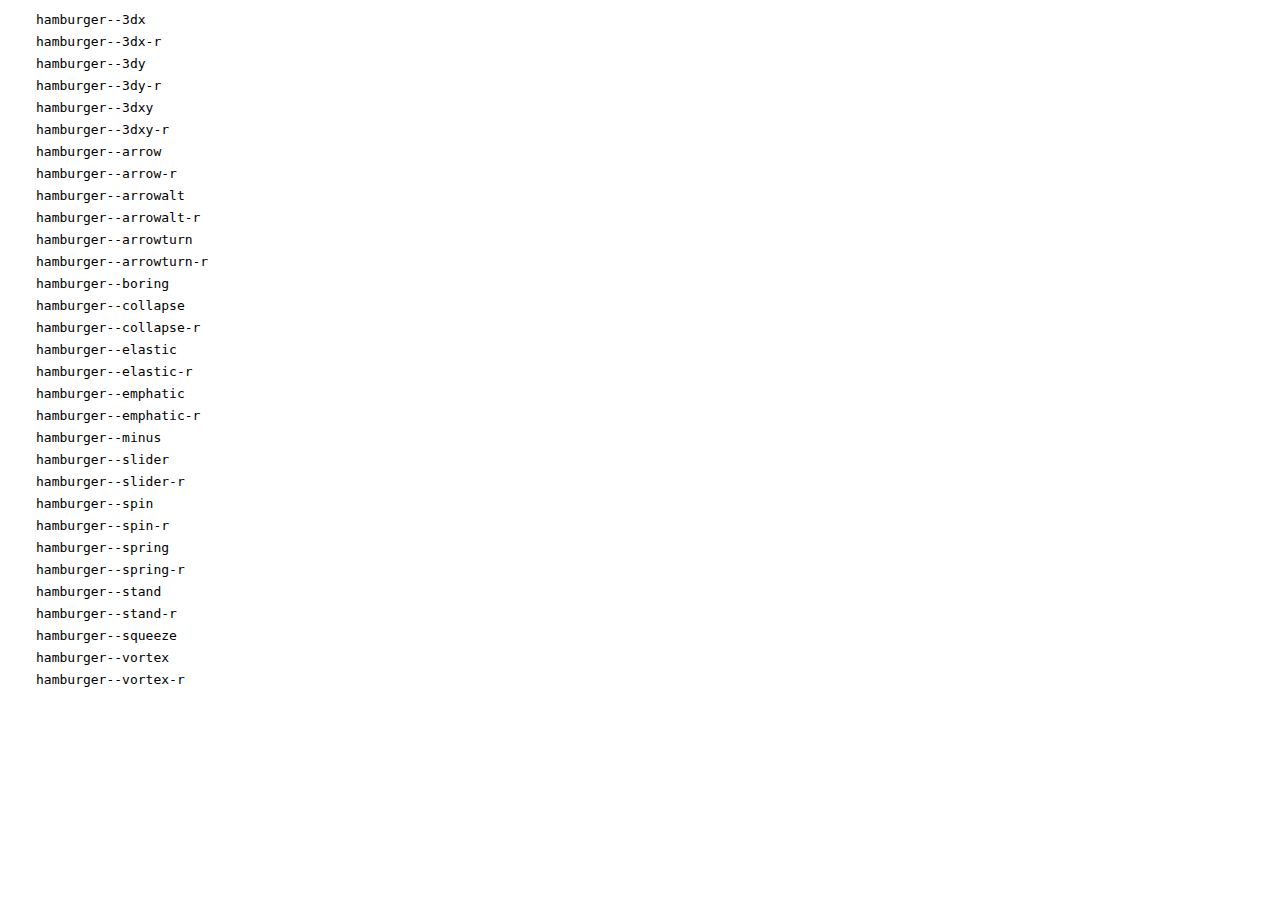
<file: hamburgers-master/dist/example.html>
<!DOCTYPE html>
<html lang="en">
<head>
  <meta charset="UTF-8">
  <title>Hamburgers by Jonathan Suh</title>
  <link rel="stylesheet" href="hamburgers.css">
  <style>
    code {
      display: inline-block;
    }

    code,
    .hamburger {
      vertical-align: middle;
    }
  </style>
</head>
<body>
  <div class="hamburger hamburger--3dx">
    <div class="hamburger-box">
      <div class="hamburger-inner"></div>
    </div>
  </div>
  <code>hamburger--3dx</code>

  <br>

  <div class="hamburger hamburger--3dx-r">
    <div class="hamburger-box">
      <div class="hamburger-inner"></div>
    </div>
  </div>
  <code>hamburger--3dx-r</code>

  <br>

  <div class="hamburger hamburger--3dy">
    <div class="hamburger-box">
      <div class="hamburger-inner"></div>
    </div>
  </div>
  <code>hamburger--3dy</code>

  <br>

  <div class="hamburger hamburger--3dy-r">
    <div class="hamburger-box">
      <div class="hamburger-inner"></div>
    </div>
  </div>
  <code>hamburger--3dy-r</code>

  <br>

  <div class="hamburger hamburger--3dxy">
    <div class="hamburger-box">
      <div class="hamburger-inner"></div>
    </div>
  </div>
  <code>hamburger--3dxy</code>

  <br>

  <div class="hamburger hamburger--3dxy-r">
    <div class="hamburger-box">
      <div class="hamburger-inner"></div>
    </div>
  </div>
  <code>hamburger--3dxy-r</code>

  <br>

  <div class="hamburger hamburger--arrow">
    <div class="hamburger-box">
      <div class="hamburger-inner"></div>
    </div>
  </div>
  <code>hamburger--arrow</code>

  <br>

  <div class="hamburger hamburger--arrow-r">
    <div class="hamburger-box">
      <div class="hamburger-inner"></div>
    </div>
  </div>
  <code>hamburger--arrow-r</code>

  <br>

  <div class="hamburger hamburger--arrowalt">
    <div class="hamburger-box">
      <div class="hamburger-inner"></div>
    </div>
  </div>
  <code>hamburger--arrowalt</code>

  <br>

  <div class="hamburger hamburger--arrowalt-r">
    <div class="hamburger-box">
      <div class="hamburger-inner"></div>
    </div>
  </div>
  <code>hamburger--arrowalt-r</code>

  <br>

  <div class="hamburger hamburger--arrowturn">
    <div class="hamburger-box">
      <div class="hamburger-inner"></div>
    </div>
  </div>
  <code>hamburger--arrowturn</code>

  <br>

  <div class="hamburger hamburger--arrowturn-r">
    <div class="hamburger-box">
      <div class="hamburger-inner"></div>
    </div>
  </div>
  <code>hamburger--arrowturn-r</code>

  <br>

  <div class="hamburger hamburger--boring">
    <div class="hamburger-box">
      <div class="hamburger-inner"></div>
    </div>
  </div>
  <code>hamburger--boring</code>

  <br>

  <div class="hamburger hamburger--collapse">
    <div class="hamburger-box">
      <div class="hamburger-inner"></div>
    </div>
  </div>
  <code>hamburger--collapse</code>

  <br>

  <div class="hamburger hamburger--collapse-r">
    <div class="hamburger-box">
      <div class="hamburger-inner"></div>
    </div>
  </div>
  <code>hamburger--collapse-r</code>

  <br>

  <div class="hamburger hamburger--elastic">
    <div class="hamburger-box">
      <div class="hamburger-inner"></div>
    </div>
  </div>
  <code>hamburger--elastic</code>

  <br>

  <div class="hamburger hamburger--elastic-r">
    <div class="hamburger-box">
      <div class="hamburger-inner"></div>
    </div>
  </div>
  <code>hamburger--elastic-r</code>

  <br>

  <div class="hamburger hamburger--emphatic">
    <div class="hamburger-box">
      <div class="hamburger-inner"></div>
    </div>
  </div>
  <code>hamburger--emphatic</code>

  <br>

  <div class="hamburger hamburger--emphatic-r">
    <div class="hamburger-box">
      <div class="hamburger-inner"></div>
    </div>
  </div>
  <code>hamburger--emphatic-r</code>

  <br>

  <div class="hamburger hamburger--minus">
    <div class="hamburger-box">
      <div class="hamburger-inner"></div>
    </div>
  </div>
  <code>hamburger--minus</code>

  <br>

  <div class="hamburger hamburger--slider">
    <div class="hamburger-box">
      <div class="hamburger-inner"></div>
    </div>
  </div>
  <code>hamburger--slider</code>

  <br>

  <div class="hamburger hamburger--slider-r">
    <div class="hamburger-box">
      <div class="hamburger-inner"></div>
    </div>
  </div>
  <code>hamburger--slider-r</code>

  <br>

  <div class="hamburger hamburger--spin">
    <div class="hamburger-box">
      <div class="hamburger-inner"></div>
    </div>
  </div>
  <code>hamburger--spin</code>

  <br>

  <div class="hamburger hamburger--spin-r">
    <div class="hamburger-box">
      <div class="hamburger-inner"></div>
    </div>
  </div>
  <code>hamburger--spin-r</code>

  <br>

  <div class="hamburger hamburger--spring">
    <div class="hamburger-box">
      <div class="hamburger-inner"></div>
    </div>
  </div>
  <code>hamburger--spring</code>

  <br>

  <div class="hamburger hamburger--spring-r">
    <div class="hamburger-box">
      <div class="hamburger-inner"></div>
    </div>
  </div>
  <code>hamburger--spring-r</code>

  <br>

  <div class="hamburger hamburger--stand">
    <div class="hamburger-box">
      <div class="hamburger-inner"></div>
    </div>
  </div>
  <code>hamburger--stand</code>

  <br>

  <div class="hamburger hamburger--stand-r">
    <div class="hamburger-box">
      <div class="hamburger-inner"></div>
    </div>
  </div>
  <code>hamburger--stand-r</code>

  <br>

  <div class="hamburger hamburger--squeeze">
    <div class="hamburger-box">
      <div class="hamburger-inner"></div>
    </div>
  </div>
  <code>hamburger--squeeze</code>

  <br>

  <div class="hamburger hamburger--vortex">
    <div class="hamburger-box">
      <div class="hamburger-inner"></div>
    </div>
  </div>
  <code>hamburger--vortex</code>

  <br>

  <div class="hamburger hamburger--vortex-r">
    <div class="hamburger-box">
      <div class="hamburger-inner"></div>
    </div>
  </div>
  <code>hamburger--vortex-r</code>

  <script>
  /**
   * forEach implementation for Objects/NodeLists/Arrays, automatic type loops and context options
   *
   * @private
   * @author Todd Motto
   * @link https://github.com/toddmotto/foreach
   * @param {Array|Object|NodeList} collection - Collection of items to iterate, could be an Array, Object or NodeList
   * @callback requestCallback      callback   - Callback function for each iteration.
   * @param {Array|Object|NodeList} scope=null - Object/NodeList/Array that forEach is iterating over, to use as the this value when executing callback.
   * @returns {}
   */
    var forEach=function(t,o,r){if("[object Object]"===Object.prototype.toString.call(t))for(var c in t)Object.prototype.hasOwnProperty.call(t,c)&&o.call(r,t[c],c,t);else for(var e=0,l=t.length;l>e;e++)o.call(r,t[e],e,t)};

    var hamburgers = document.querySelectorAll(".hamburger");
    if (hamburgers.length > 0) {
      forEach(hamburgers, function(hamburger) {
        hamburger.addEventListener("click", function() {
          this.classList.toggle("is-active");
        }, false);
      });
    }
  </script>
</body>
</html>
</file>
<file: css/deckAndBlockpass.css>
/*//////////////////////////////////////////////// FONTS */
@font-face {
  font-family: "Euclid Circular Light";
  src: url("../style/fonts/EuclidCircularA-Light.eot");
  src: local("../style/fonts/Euclid Circular A Light"),
    local("../style/fonts/EuclidCircularA-Light"),
    url("../style/fonts/EuclidCircularA-Light.eot?#iefix") format("embedded-opentype"),
    url("../style/fonts/EuclidCircularA-Light.woff2") format("woff2"),
    url("../style/fonts/EuclidCircularA-Light.woff") format("woff"),
    url("../style/fonts/EuclidCircularA-Light.ttf") format("truetype");
  font-weight: 300;
  font-style: normal;
}
html {
  height: 100%;
  scroll-behavior: smooth;
  -webkit-overflow-scrolling: touch;
}
body {
  width: 100%;
  background: #000;
  margin: 0;
}
/*/// DECK ///*/
.deckPage {
	background-color: #292929;
	margin: 0;
	font-size: 16px;
	font-family: Arial, sans-serif;
	color: #fff;
	line-height: 28px;
	background-image: url("../images/Background/RepeatingBlackMesh-15.png");
}
.deckContent {
	padding: 100px 50px 50px 50px;
	max-width: 1000px;
	padding-left: auto;
	padding-right: auto;
}
a.deck:link {
	color: #fff;
}
a.deck:visited {
	color: #fff;
}
a.deck:hover {
	color: #FC307B;
}
.deckContent {
	padding: 100px 50px 50px 50px;
	max-width: 1000px;
	padding-left: auto;
	padding-right: auto;
}
.deckSlide {
	-webkit-box-shadow: 0px 0px 20px 0px rgba(0,0,0,0.75);
	-moz-box-shadow: 0px 0px 20px 0px rgba(0,0,0,0.75);
	box-shadow: 0px 0px 20px 0px rgba(0,0,0,0.75);
}
/*/// WHITEPAPER ///*/
.whitepaperPage {
	background-color: #fff;
	margin: 0;
	font-size: 16px;
	font-family: Arial, sans-serif;
	color: #000;
	line-height: 28px;
}
.whitepaperPageHeader{
	height: 50px;
	width: 100%;
	background-color: #000;
	color: #fff;
	position: fixed;
	top: 0;
	display: flex;
	align-items: center;
	justify-content: center;
	z-index: 200;
}
.whitepaperCenter {
	display: flex;
	justify-content: center;
	align-items: center;
}
.whitepaperContent {
	padding: 100px 50px 50px 50px;
	max-width: 1000px;
	padding-left: auto;
	padding-right: auto;
	margin-left: 251px;
}
@media (max-width:600px) {
	.whitepaperContent {
		padding: 100px 20px 20px 20px;
	}
}
.whitepaperHeader {
	text-align: center;
	font-size: 44px;
	font-weight: bold;
	text-decoration: underline;
	color: #FC307B;
	line-height: 50px;
	margin-top: 0px;
	margin-bottom: 10px;
}
.whitepaperSubHeader {
	font-size: 27px;
	font-weight: bold;
	margin-top: 40px;
	margin-bottom: 10px;
}
.whitepaperTertiaryHeader {
	font-size: 22px;
}
.whitepaperHorizontalCenter {
	text-align: center;
}
ul {
  list-style: none;
}
ul li::before {
  content: "\2022";
  color: #FC307B;
  font-weight: bold;
  display: inline-block;
  width: 1em;
  margin-left: -1em;
}
.whitepaperTOCHeader {
	text-transform: uppercase;
	color: #000;
	font-size: 12px;
    margin-bottom: 10px;
	font-weight: bold;
}
.whitepaperTOC {
	margin-top: 0px;
}
.whitepaperFootnotes {
	font-size: 12px;
	margin-top: 70px;
}
.whitepaperSup {
	font-size: 10px;
	line-height: 14px;
}
a.anchor {
    display: block;
    position: relative;
    top: 250px;
    visibility: hidden;
}
#section1, 
#section2, 
#section3, 
#section4, 
#section5, 
#section6,
#section7, 
#section8, 
#section9, 
#section10,
#section11, 
#section12, 
#section13, 
#section14,
#section15, 
#section16, 
#section17 {
    margin-top: -60px;
    padding-top: 60px;	
}
.whitepaperDraft {
	text-align: center;
	margin-top: 0px;
	font-size: 14px;
	margin-bottom: 30px;
}
/* LEFT NAV */

.leftNav { 
	width: 210px;
	float: left;
	background-color: #F5F5F5;
	position: fixed;
	top: 0px;
	z-index: 100;
	padding: 60px 20px 20px 20px;
	font-size: 14px;
	height: calc(100vh - 80px);
	overflow-y: scroll;
	border-right: 1px solid #E6E6E6;
}
ul.toc {
  list-style: none;
  margin-left: -26px;
  margin-top: 0px;
  line-height: 18px;
}
ul.toc li::before {
  content: "\203A";
  color: #FC307B;
  font-weight: bold;
  display: inline-block;
  width: 1em;
  margin-left: -1em;
}
ul.toc li.active > a {
	color: #FC307B;
}
a.toc:link {
	color: #000;
}
a.toc:visited {
	color: #000;
}
a.toc:hover {
	color: #FC307B;
}
.hamburgerNav {
	display: none;
	z-index: 300;
	float: left;
	position: fixed;
	margin: 14px;
	left: 0;
	top: 0;
}
.hamburgerNavClose {
	z-index: 400;
	float: left;
	position: fixed;
	top: 0;
	left: 0;
	background-color: #F5F5F5;
	width: 250px;
	height: 50px;
}
#myDIV {
	display: none;
}
.hamburgerNavCloseSVG {
	margin: 15px;
}
.hamburgerNavClickArea {
	width: 55px;
	height: 50px;
	z-index: 300;
	float: left;
	position: fixed;
	left: 0;
	top: 0;
	cursor: pointer;
}
.leftNav li.active > a {
	color: #FC307B;
}

@media screen and (min-width: 769px) {
	.leftNavMobile {
    	display: none !important;
	}
}
@media screen and (max-width:768px) {
	.leftNavDesktop {
		display: none;
	}
	.hamburgerNav {
		display: inline;
	}
	.leftNavMobile {
		z-index: 400;
		position: fixed;
		float: left;
	}
	.whitepaperContent {
		margin-left: 0px;
	}
}
/*/// BLOCKPASS ///*/
.blockpassCenter {
	position: absolute;
	top: 50%;
	left: 50%;
	transform: translate(-50%, -50%);
	margin-top: 50px;
}
.blockpassButtonContainer {
	width: 500px;
	height: 200px;
	background-color: #000;
	display: flex;
	justify-content: center;
	align-items: center;
	-webkit-box-shadow: 0px 0px 20px 0px rgba(0,0,0,0.75);
	-moz-box-shadow: 0px 0px 20px 0px rgba(0,0,0,0.75);
	box-shadow: 0px 0px 20px 0px rgba(0,0,0,0.75);
}
.blockpassButtonStyle {
	background-color: #fc307b;
	border: none;
	padding: 10px 20px;
	text-transform: uppercase;
	color: #fff;
	font-size: 15px;
	font-weight: 700;
	font-family: Euclid Circular Light, Arial;
	cursor: pointer;
}
@media screen and (max-width:600px) {
	.blockpassButtonContainer {
		width: 300px;
		margin: 0px 20px;
	}
}
</file>
<file: css/modal/lity.css>
/*! Lity - v2.4.1 - 2020-04-26
* http://sorgalla.com/lity/
* Copyright (c) 2015-2020 Jan Sorgalla; Licensed MIT */
.lity {
  z-index: 9990;
  position: fixed;
  top: 0;
  right: 0;
  bottom: 0;
  left: 0;
  white-space: nowrap;
  background: #0b0b0b;
  background: rgba(0, 0, 0, 0.9);
  outline: none !important;
  opacity: 0;
  -webkit-transition: opacity 0.3s ease;
  -o-transition: opacity 0.3s ease;
  transition: opacity 0.3s ease;
}
.lity.lity-opened {
  opacity: 1;
}
.lity.lity-closed {
  opacity: 0;
}
.lity * {
  -webkit-box-sizing: border-box;
     -moz-box-sizing: border-box;
          box-sizing: border-box;
}
.lity-wrap {
  z-index: 9990;
  position: fixed;
  top: 0;
  right: 0;
  bottom: 0;
  left: 0;
  text-align: center;
  outline: none !important;
}
.lity-wrap:before {
  content: '';
  display: inline-block;
  height: 100%;
  vertical-align: middle;
  margin-right: -0.25em;
}
.lity-loader {
  z-index: 9991;
  color: #fff;
  position: absolute;
  top: 50%;
  margin-top: -0.8em;
  width: 100%;
  text-align: center;
  font-size: 14px;
  font-family: Arial, Helvetica, sans-serif;
  opacity: 0;
  -webkit-transition: opacity 0.3s ease;
  -o-transition: opacity 0.3s ease;
  transition: opacity 0.3s ease;
}
.lity-loading .lity-loader {
  opacity: 1;
}
.lity-container {
  z-index: 9992;
  position: relative;
  text-align: left;
  vertical-align: middle;
  display: inline-block;
  white-space: normal;
  max-width: 100%;
  max-height: 100%;
  outline: none !important;
}
.lity-content {
  z-index: 9993;
  width: 100%;
  -webkit-transform: scale(1);
      -ms-transform: scale(1);
       -o-transform: scale(1);
          transform: scale(1);
  -webkit-transition: -webkit-transform 0.3s ease;
  transition: -webkit-transform 0.3s ease;
  -o-transition: -o-transform 0.3s ease;
  transition: transform 0.3s ease;
  transition: transform 0.3s ease, -webkit-transform 0.3s ease, -o-transform 0.3s ease;
}
.lity-loading .lity-content,
.lity-closed .lity-content {
  -webkit-transform: scale(0.8);
      -ms-transform: scale(0.8);
       -o-transform: scale(0.8);
          transform: scale(0.8);
}
.lity-content:after {
  content: '';
  position: absolute;
  left: 0;
  top: 0;
  bottom: 0;
  display: block;
  right: 0;
  width: auto;
  height: auto;
  z-index: -1;
}
.lity-close {
  z-index: 9994;
  width: 35px;
  height: 35px;
  position: fixed;
  right: 0;
  top: 0;
  -webkit-appearance: none;
  cursor: pointer;
  text-decoration: none;
  text-align: center;
  padding: 0;
  color: #fff;
  font-style: normal;
  font-size: 35px;
  font-family: Arial, Baskerville, monospace;
  line-height: 35px;
  text-shadow: 0 1px 2px rgba(0, 0, 0, 0.6);
  border: 0;
  background: none;
  outline: none;
  -webkit-box-shadow: none;
          box-shadow: none;
}
.lity-close::-moz-focus-inner {
  border: 0;
  padding: 0;
}
.lity-close:hover,
.lity-close:focus,
.lity-close:active,
.lity-close:visited {
  text-decoration: none;
  text-align: center;
  padding: 0;
  color: #fff;
  font-style: normal;
  font-size: 35px;
  font-family: Arial, Baskerville, monospace;
  line-height: 35px;
  text-shadow: 0 1px 2px rgba(0, 0, 0, 0.6);
  border: 0;
  background: none;
  outline: none;
  -webkit-box-shadow: none;
          box-shadow: none;
}
.lity-close:active {
  top: 1px;
}
/* Image */
.lity-image img {
  max-width: 100%;
  display: block;
  line-height: 0;
  border: 0;
}
/* iFrame */
.lity-iframe .lity-container,
.lity-youtube .lity-container,
.lity-vimeo .lity-container,
.lity-facebookvideo .lity-container,
.lity-googlemaps .lity-container {
  width: 100%;
  max-width: 1280px;
}
.lity-iframe-container {
  width: 100%;
  height: 0;
  padding-top: 56.25%;
  overflow: auto;
  pointer-events: auto;
  -webkit-transform: translateZ(0);
          transform: translateZ(0);
  -webkit-overflow-scrolling: touch;
}
.lity-iframe-container iframe {
  position: absolute;
  display: block;
  top: 0;
  left: 0;
  width: 100%;
  height: 100%;
  background: #000;
}
.lity-hide {
  display: none;
}
</file>
<file: fonts/Gobold/stylesheet.css>
/*! Generated by Font Squirrel (https://www.fontsquirrel.com) on March 31, 2021 */



@font-face {
    font-family: "Gobold";
    src: url("../fonts/Gobold.eot");
    src: url("../fonts/Gobold.eot?#iefix") format("embedded-opentype"), url("../fonts/Gobold.woff2") format("woff2"), url("../fonts/Gobold.woff") format("woff"), url("../fonts/Gobold.ttf") format("truetype");
    font-weight: 700;
    font-style: normal;

}
</file>
<file: fonts/Gobold/specimen_files/specimen_stylesheet.css>
@import url('grid_12-825-55-15.css');

/*  
	CSS Reset by Eric Meyer - Released under Public Domain
    http://meyerweb.com/eric/tools/css/reset/
*/
html, body, div, span, applet, object, iframe,
h1, h2, h3, h4, h5, h6, p, blockquote, pre,
a, abbr, acronym, address, big, cite, code,
del, dfn, em, font, img, ins, kbd, q, s, samp,
small, strike, strong, sub, sup, tt, var,
b, u, i, center, dl, dt, dd, ol, ul, li,
fieldset, form, label, legend, table, 
caption, tbody, tfoot, thead, tr, th, td 
                  {margin: 0;padding: 0;border: 0;outline: 0;
                  font-size: 100%;vertical-align: baseline;
                  background: transparent;}
body              {line-height: 1;}
ol, ul            {list-style: none;}
blockquote, q     {quotes: none;}
blockquote:before, blockquote:after,
q:before, q:after {content: '';	content: none;}
:focus            {outline: 0;}
ins               {text-decoration: none;}
del               {text-decoration: line-through;}
table             {border-collapse: collapse;border-spacing: 0;}




body {
	color: #000;
	background-color: #dcdcdc;
}

a {
	text-decoration: none;
	color: #1883ba;
}

h1{
	font-size: 32px;
	font-weight: normal;
	font-style: normal;
	margin-bottom: 18px;
}

h2{
	font-size: 18px;
}

#container {
	width: 865px;
	margin: 0px auto;
}


#header {
	padding: 20px;
	font-size: 36px;
	background-color: #000;
	color: #fff;
}

#header span {
	color: #666;
}
#main_content {
	background-color: #fff;
	padding: 60px 20px 20px;
}


#footer p {
	margin: 0;
	padding-top: 10px;
	padding-bottom: 50px;
	color: #333;
	font: 10px Arial, sans-serif;
}

.tabs {
	width: 100%;
	height: 31px;
	background-color: #444;
}
.tabs li {
	float:  left;
	margin: 0;
	overflow: hidden;
	background-color: #444;
}
.tabs li a {
	display: block;
	color: #fff;
	text-decoration: none;
	font: bold 11px/11px 'Arial';
	text-transform: uppercase;
	padding: 10px 15px;
	border-right: 1px solid #fff;
}

.tabs li a:hover {
		background-color: #00b3ff;

}

.tabs li.active a {
	color:  #000;
	background-color: #fff;
}



div.huge {
	
	font-size: 300px;
	line-height: 1em;
	padding: 0;
	letter-spacing: -.02em;
	overflow: hidden;
}
div.glyph_range {
	font-size: 72px;
	line-height: 1.1em;
}

.size10{ font-size: 10px; }
.size11{ font-size: 11px; }
.size12{ font-size: 12px; }
.size13{ font-size: 13px; }
.size14{ font-size: 14px; }
.size16{ font-size: 16px; }
.size18{ font-size: 18px; }
.size20{ font-size: 20px; }
.size24{ font-size: 24px; }
.size30{ font-size: 30px; }
.size36{ font-size: 36px; }
.size48{ font-size: 48px; }
.size60{ font-size: 60px; }
.size72{ font-size: 72px; }
.size90{ font-size: 90px; }


.psample_row1 {	height: 120px;}
.psample_row1 {	height: 120px;}
.psample_row2 {	height: 160px;}
.psample_row3 {	height: 160px;}
.psample_row4 {	height: 160px;}

.psample {
	overflow: hidden;
	position: relative;
}
.psample p {
	line-height: 1.3em;
	display: block;
	overflow: hidden;
	margin: 0;
}

.psample span {
	margin-right: .5em;
}

.white_blend {
	width: 100%;
	height: 61px;
	background-image: url([data-uri]);
	position: absolute;
	bottom: 0;
}
.black_blend {
	width: 100%;
	height: 61px;
	background-image: url([data-uri]);
	position: absolute;
	bottom: 0;
}
.fullreverse {
	background:  #000 !important;
	color:  #fff !important;
	margin-left: -20px;
	padding-left: 20px;
	margin-right: -20px;
	padding-right: 20px;
	padding: 20px;
	margin-bottom:0;
}


.sample_table td {
	padding-top: 3px;
	padding-bottom:5px;
	padding-left: 5px;
	vertical-align: middle;
	line-height: 1.2em;
}

.sample_table td:first-child {
	background-color: #eee;
	text-align: right;
	padding-right: 5px;
	padding-left: 0;
	padding: 5px;
	font: 11px/12px "Courier New", Courier, mono;
}

code {
	white-space: pre;
	background-color: #eee;
	display: block;
	padding: 10px;
	margin-bottom: 18px;
	overflow: auto;
}


.bottom,.last 	{margin-bottom:0 !important; padding-bottom:0 !important;}

.box  { 
  padding: 18px; 
  margin-bottom: 18px; 
  background: #eee; 
}

.reverse,.reversed { background:  #000 !important;color:  #fff !important; border: none !important;}

#bodycomparison {
	position: relative;
	overflow: hidden;
	font-size: 72px;
	height: 90px;
	white-space: nowrap;
}

#bodycomparison div{
	font-size: 72px;
	line-height: 90px;
	display: inline;
	margin: 0 15px 0 0;
	padding: 0;
}

#bodycomparison div span{
	font: 10px Arial;
	position: absolute;
	left: 0;
}
#xheight {
	float: none;
	position: absolute;
	color: #d9f3ff;
	font-size: 72px;
	line-height: 90px;
}

.fontbody {
 position: relative;
}
.arialbody{
	font-family: Arial;
	position: relative;
}
.verdanabody{
	font-family: Verdana;
	position: relative;
}
.georgiabody{
	font-family: Georgia;
	position: relative;
}

/* @group Layout page
 */

#layout h1 {
	font-size: 36px;
	line-height: 42px;
	font-weight: normal;
	font-style: normal;
}

#layout h2 {
	font-size: 24px;
	line-height: 23px;
	font-weight: normal;
	font-style: normal;
}

#layout h3 {
	font-size: 22px;
	line-height: 1.4em;
	margin-top: 1em;
	font-weight: normal;
	font-style: normal;
}


#layout p.byline {
	font-size: 12px;
	margin-top: 18px;
	line-height: 12px;
	margin-bottom: 0;
}
#layout p {
	font-size: 14px;
	line-height: 21px;
	margin-bottom: .5em;
}

#layout p.large{
	font-size: 18px;
	line-height: 26px;
}

#layout .sidebar p{
	font-size: 12px;
	line-height: 1.4em;
}

#layout p.caption {
	font-size: 10px;
	margin-top: -16px;
	margin-bottom: 18px;
}

/* @end */

/* @group Glyphs */

#glyph_chart div{
	background-color: #d9f3ff;
	color: black;
	float: left;
	font-size: 36px;
	height: 1.2em;
	line-height: 1.2em;
	margin-bottom: 1px;
	margin-right: 1px;
	text-align: center;
	width: 1.2em;
	position: relative;
	padding: .6em .2em .2em;
}

#glyph_chart div p {
	position: absolute;
	left: 0;
	top: 0;
	display: block;
	text-align: center;
	font: bold 9px Arial, sans-serif;
	background-color: #3a768f;
	width: 100%;
	color: #fff;
	padding: 2px 0;
}


#glyphs h1 {
	font-family: Arial, sans-serif;
}
/* @end */

/* @group Installing */

#installing {
	font: 13px Arial, sans-serif;
}

#installing p,
#glyphs p{
	line-height: 1.2em;
	margin-bottom: 18px;
	font: 13px Arial, sans-serif;
}



#installing h3{
	font-size: 15px;
	margin-top: 18px;
}

/* @end */

#rendering h1 {
	font-family: Arial, sans-serif;
}
.render_table td {
	font: 11px "Courier New", Courier, mono;
	vertical-align: middle;
}
</file>
<file: hamburgers-master/dist/hamburgers.css>
/*!
 * Hamburgers
 * @description Tasty CSS-animated hamburgers
 * @author Jonathan Suh @jonsuh
 * @site https://jonsuh.com/hamburgers
 * @link https://github.com/jonsuh/hamburgers
 */
.hamburger {
  display: inline-block;
  cursor: pointer;
  transition-property: opacity, filter;
  transition-duration: 0.15s;
  transition-timing-function: linear;
  font: inherit;
  color: inherit;
  text-transform: none;
  background-color: transparent;
  border: 0;
  margin: 0;
  overflow: visible; }
  .hamburger:hover {
    opacity: 0.7; }
  .hamburger.is-active:hover {
    opacity: 0.7; }
  .hamburger.is-active .hamburger-inner,
  .hamburger.is-active .hamburger-inner::before,
  .hamburger.is-active .hamburger-inner::after {
    background-color: white; }

.hamburger-box {
  width: 24px;
  height: 18px;
  display: inline-block;
  position: relative; }

.hamburger-inner {
  display: block;
  top: 50%; }
  .hamburger-inner, .hamburger-inner::before, .hamburger-inner::after {
    width: 24px;
    height: 2px;
    background-color: white;
    border-radius: 4px;
    position: absolute;
    transition-property: transform;
    transition-duration: 0.15s;
    transition-timing-function: ease; }
  .hamburger-inner::before, .hamburger-inner::after {
    content: "";
    display: block; }
  .hamburger-inner::before {
    top: -8px; }
  .hamburger-inner::after {
    bottom: -8px; }

/*
   * 3DX
   */
.hamburger--3dx .hamburger-box {
  perspective: 80px; }

.hamburger--3dx .hamburger-inner {
  transition: transform 0.15s cubic-bezier(0.645, 0.045, 0.355, 1), background-color 0s 0.1s cubic-bezier(0.645, 0.045, 0.355, 1); }
  .hamburger--3dx .hamburger-inner::before, .hamburger--3dx .hamburger-inner::after {
    transition: transform 0s 0.1s cubic-bezier(0.645, 0.045, 0.355, 1); }

.hamburger--3dx.is-active .hamburger-inner {
  background-color: transparent !important;
  transform: rotateY(180deg); }
  .hamburger--3dx.is-active .hamburger-inner::before {
    transform: translate3d(0, 10px, 0) rotate(45deg); }
  .hamburger--3dx.is-active .hamburger-inner::after {
    transform: translate3d(0, -10px, 0) rotate(-45deg); }

/*
   * 3DX Reverse
   */
.hamburger--3dx-r .hamburger-box {
  perspective: 80px; }

.hamburger--3dx-r .hamburger-inner {
  transition: transform 0.15s cubic-bezier(0.645, 0.045, 0.355, 1), background-color 0s 0.1s cubic-bezier(0.645, 0.045, 0.355, 1); }
  .hamburger--3dx-r .hamburger-inner::before, .hamburger--3dx-r .hamburger-inner::after {
    transition: transform 0s 0.1s cubic-bezier(0.645, 0.045, 0.355, 1); }

.hamburger--3dx-r.is-active .hamburger-inner {
  background-color: transparent !important;
  transform: rotateY(-180deg); }
  .hamburger--3dx-r.is-active .hamburger-inner::before {
    transform: translate3d(0, 10px, 0) rotate(45deg); }
  .hamburger--3dx-r.is-active .hamburger-inner::after {
    transform: translate3d(0, -10px, 0) rotate(-45deg); }

/*
   * 3DY
   */
.hamburger--3dy .hamburger-box {
  perspective: 80px; }

.hamburger--3dy .hamburger-inner {
  transition: transform 0.15s cubic-bezier(0.645, 0.045, 0.355, 1), background-color 0s 0.1s cubic-bezier(0.645, 0.045, 0.355, 1); }
  .hamburger--3dy .hamburger-inner::before, .hamburger--3dy .hamburger-inner::after {
    transition: transform 0s 0.1s cubic-bezier(0.645, 0.045, 0.355, 1); }

.hamburger--3dy.is-active .hamburger-inner {
  background-color: transparent !important;
  transform: rotateX(-180deg); }
  .hamburger--3dy.is-active .hamburger-inner::before {
    transform: translate3d(0, 10px, 0) rotate(45deg); }
  .hamburger--3dy.is-active .hamburger-inner::after {
    transform: translate3d(0, -10px, 0) rotate(-45deg); }

/*
   * 3DY Reverse
   */
.hamburger--3dy-r .hamburger-box {
  perspective: 80px; }

.hamburger--3dy-r .hamburger-inner {
  transition: transform 0.15s cubic-bezier(0.645, 0.045, 0.355, 1), background-color 0s 0.1s cubic-bezier(0.645, 0.045, 0.355, 1); }
  .hamburger--3dy-r .hamburger-inner::before, .hamburger--3dy-r .hamburger-inner::after {
    transition: transform 0s 0.1s cubic-bezier(0.645, 0.045, 0.355, 1); }

.hamburger--3dy-r.is-active .hamburger-inner {
  background-color: transparent !important;
  transform: rotateX(180deg); }
  .hamburger--3dy-r.is-active .hamburger-inner::before {
    transform: translate3d(0, 10px, 0) rotate(45deg); }
  .hamburger--3dy-r.is-active .hamburger-inner::after {
    transform: translate3d(0, -10px, 0) rotate(-45deg); }

/*
   * 3DXY
   */
.hamburger--3dxy .hamburger-box {
  perspective: 80px; }

.hamburger--3dxy .hamburger-inner {
  transition: transform 0.15s cubic-bezier(0.645, 0.045, 0.355, 1), background-color 0s 0.1s cubic-bezier(0.645, 0.045, 0.355, 1); }
  .hamburger--3dxy .hamburger-inner::before, .hamburger--3dxy .hamburger-inner::after {
    transition: transform 0s 0.1s cubic-bezier(0.645, 0.045, 0.355, 1); }

.hamburger--3dxy.is-active .hamburger-inner {
  background-color: transparent !important;
  transform: rotateX(180deg) rotateY(180deg); }
  .hamburger--3dxy.is-active .hamburger-inner::before {
    transform: translate3d(0, 10px, 0) rotate(45deg); }
  .hamburger--3dxy.is-active .hamburger-inner::after {
    transform: translate3d(0, -10px, 0) rotate(-45deg); }

/*
   * 3DXY Reverse
   */
.hamburger--3dxy-r .hamburger-box {
  perspective: 80px; }

.hamburger--3dxy-r .hamburger-inner {
  transition: transform 0.15s cubic-bezier(0.645, 0.045, 0.355, 1), background-color 0s 0.1s cubic-bezier(0.645, 0.045, 0.355, 1); }
  .hamburger--3dxy-r .hamburger-inner::before, .hamburger--3dxy-r .hamburger-inner::after {
    transition: transform 0s 0.1s cubic-bezier(0.645, 0.045, 0.355, 1); }

.hamburger--3dxy-r.is-active .hamburger-inner {
  background-color: transparent !important;
  transform: rotateX(180deg) rotateY(180deg) rotateZ(-180deg); }
  .hamburger--3dxy-r.is-active .hamburger-inner::before {
    transform: translate3d(0, 10px, 0) rotate(45deg); }
  .hamburger--3dxy-r.is-active .hamburger-inner::after {
    transform: translate3d(0, -10px, 0) rotate(-45deg); }

/*
   * Arrow
   */
.hamburger--arrow.is-active .hamburger-inner::before {
  transform: translate3d(-8px, 0, 0) rotate(-45deg) scale(0.7, 1); }

.hamburger--arrow.is-active .hamburger-inner::after {
  transform: translate3d(-8px, 0, 0) rotate(45deg) scale(0.7, 1); }

/*
   * Arrow Right
   */
.hamburger--arrow-r.is-active .hamburger-inner::before {
  transform: translate3d(8px, 0, 0) rotate(45deg) scale(0.7, 1); }

.hamburger--arrow-r.is-active .hamburger-inner::after {
  transform: translate3d(8px, 0, 0) rotate(-45deg) scale(0.7, 1); }

/*
   * Arrow Alt
   */
.hamburger--arrowalt .hamburger-inner::before {
  transition: top 0.1s 0.1s ease, transform 0.1s cubic-bezier(0.165, 0.84, 0.44, 1); }

.hamburger--arrowalt .hamburger-inner::after {
  transition: bottom 0.1s 0.1s ease, transform 0.1s cubic-bezier(0.165, 0.84, 0.44, 1); }

.hamburger--arrowalt.is-active .hamburger-inner::before {
  top: 0;
  transform: translate3d(-8px, -10px, 0) rotate(-45deg) scale(0.7, 1);
  transition: top 0.1s ease, transform 0.1s 0.1s cubic-bezier(0.895, 0.03, 0.685, 0.22); }

.hamburger--arrowalt.is-active .hamburger-inner::after {
  bottom: 0;
  transform: translate3d(-8px, 10px, 0) rotate(45deg) scale(0.7, 1);
  transition: bottom 0.1s ease, transform 0.1s 0.1s cubic-bezier(0.895, 0.03, 0.685, 0.22); }

/*
   * Arrow Alt Right
   */
.hamburger--arrowalt-r .hamburger-inner::before {
  transition: top 0.1s 0.1s ease, transform 0.1s cubic-bezier(0.165, 0.84, 0.44, 1); }

.hamburger--arrowalt-r .hamburger-inner::after {
  transition: bottom 0.1s 0.1s ease, transform 0.1s cubic-bezier(0.165, 0.84, 0.44, 1); }

.hamburger--arrowalt-r.is-active .hamburger-inner::before {
  top: 0;
  transform: translate3d(8px, -10px, 0) rotate(45deg) scale(0.7, 1);
  transition: top 0.1s ease, transform 0.1s 0.1s cubic-bezier(0.895, 0.03, 0.685, 0.22); }

.hamburger--arrowalt-r.is-active .hamburger-inner::after {
  bottom: 0;
  transform: translate3d(8px, 10px, 0) rotate(-45deg) scale(0.7, 1);
  transition: bottom 0.1s ease, transform 0.1s 0.1s cubic-bezier(0.895, 0.03, 0.685, 0.22); }

/*
   * Arrow Turn
   */
.hamburger--arrowturn.is-active .hamburger-inner {
  transform: rotate(-180deg); }
  .hamburger--arrowturn.is-active .hamburger-inner::before {
    transform: translate3d(8px, 0, 0) rotate(45deg) scale(0.7, 1); }
  .hamburger--arrowturn.is-active .hamburger-inner::after {
    transform: translate3d(8px, 0, 0) rotate(-45deg) scale(0.7, 1); }

/*
   * Arrow Turn Right
   */
.hamburger--arrowturn-r.is-active .hamburger-inner {
  transform: rotate(-180deg); }
  .hamburger--arrowturn-r.is-active .hamburger-inner::before {
    transform: translate3d(-8px, 0, 0) rotate(-45deg) scale(0.7, 1); }
  .hamburger--arrowturn-r.is-active .hamburger-inner::after {
    transform: translate3d(-8px, 0, 0) rotate(45deg) scale(0.7, 1); }

/*
   * Boring
   */
.hamburger--boring .hamburger-inner, .hamburger--boring .hamburger-inner::before, .hamburger--boring .hamburger-inner::after {
  transition-property: none; }

.hamburger--boring.is-active .hamburger-inner {
  transform: rotate(45deg); }
  .hamburger--boring.is-active .hamburger-inner::before {
    top: 0;
    opacity: 0; }
  .hamburger--boring.is-active .hamburger-inner::after {
    bottom: 0;
    transform: rotate(-90deg); }

/*
   * Collapse
   */
.hamburger--collapse .hamburger-inner {
  top: auto;
  bottom: 0;
  transition-duration: 0.13s;
  transition-delay: 0.13s;
  transition-timing-function: cubic-bezier(0.55, 0.055, 0.675, 0.19); }
  .hamburger--collapse .hamburger-inner::after {
    top: -20px;
    transition: top 0.2s 0.2s cubic-bezier(0.33333, 0.66667, 0.66667, 1), opacity 0.1s linear; }
  .hamburger--collapse .hamburger-inner::before {
    transition: top 0.12s 0.2s cubic-bezier(0.33333, 0.66667, 0.66667, 1), transform 0.13s cubic-bezier(0.55, 0.055, 0.675, 0.19); }

.hamburger--collapse.is-active .hamburger-inner {
  transform: translate3d(0, -10px, 0) rotate(-45deg);
  transition-delay: 0.22s;
  transition-timing-function: cubic-bezier(0.215, 0.61, 0.355, 1); }
  .hamburger--collapse.is-active .hamburger-inner::after {
    top: 0;
    opacity: 0;
    transition: top 0.2s cubic-bezier(0.33333, 0, 0.66667, 0.33333), opacity 0.1s 0.22s linear; }
  .hamburger--collapse.is-active .hamburger-inner::before {
    top: 0;
    transform: rotate(-90deg);
    transition: top 0.1s 0.16s cubic-bezier(0.33333, 0, 0.66667, 0.33333), transform 0.13s 0.25s cubic-bezier(0.215, 0.61, 0.355, 1); }

/*
   * Collapse Reverse
   */
.hamburger--collapse-r .hamburger-inner {
  top: auto;
  bottom: 0;
  transition-duration: 0.13s;
  transition-delay: 0.13s;
  transition-timing-function: cubic-bezier(0.55, 0.055, 0.675, 0.19); }
  .hamburger--collapse-r .hamburger-inner::after {
    top: -20px;
    transition: top 0.2s 0.2s cubic-bezier(0.33333, 0.66667, 0.66667, 1), opacity 0.1s linear; }
  .hamburger--collapse-r .hamburger-inner::before {
    transition: top 0.12s 0.2s cubic-bezier(0.33333, 0.66667, 0.66667, 1), transform 0.13s cubic-bezier(0.55, 0.055, 0.675, 0.19); }

.hamburger--collapse-r.is-active .hamburger-inner {
  transform: translate3d(0, -10px, 0) rotate(45deg);
  transition-delay: 0.22s;
  transition-timing-function: cubic-bezier(0.215, 0.61, 0.355, 1); }
  .hamburger--collapse-r.is-active .hamburger-inner::after {
    top: 0;
    opacity: 0;
    transition: top 0.2s cubic-bezier(0.33333, 0, 0.66667, 0.33333), opacity 0.1s 0.22s linear; }
  .hamburger--collapse-r.is-active .hamburger-inner::before {
    top: 0;
    transform: rotate(90deg);
    transition: top 0.1s 0.16s cubic-bezier(0.33333, 0, 0.66667, 0.33333), transform 0.13s 0.25s cubic-bezier(0.215, 0.61, 0.355, 1); }

/*
   * Elastic
   */
.hamburger--elastic .hamburger-inner {
  top: 2px;
  transition-duration: 0.275s;
  transition-timing-function: cubic-bezier(0.68, -0.55, 0.265, 1.55); }
  .hamburger--elastic .hamburger-inner::before {
    top: 10px;
    transition: opacity 0.125s 0.275s ease; }
  .hamburger--elastic .hamburger-inner::after {
    top: 20px;
    transition: transform 0.275s cubic-bezier(0.68, -0.55, 0.265, 1.55); }

.hamburger--elastic.is-active .hamburger-inner {
  transform: translate3d(0, 10px, 0) rotate(135deg);
  transition-delay: 0.075s; }
  .hamburger--elastic.is-active .hamburger-inner::before {
    transition-delay: 0s;
    opacity: 0; }
  .hamburger--elastic.is-active .hamburger-inner::after {
    transform: translate3d(0, -20px, 0) rotate(-270deg);
    transition-delay: 0.075s; }

/*
   * Elastic Reverse
   */
.hamburger--elastic-r .hamburger-inner {
  top: 2px;
  transition-duration: 0.275s;
  transition-timing-function: cubic-bezier(0.68, -0.55, 0.265, 1.55); }
  .hamburger--elastic-r .hamburger-inner::before {
    top: 10px;
    transition: opacity 0.125s 0.275s ease; }
  .hamburger--elastic-r .hamburger-inner::after {
    top: 20px;
    transition: transform 0.275s cubic-bezier(0.68, -0.55, 0.265, 1.55); }

.hamburger--elastic-r.is-active .hamburger-inner {
  transform: translate3d(0, 10px, 0) rotate(-135deg);
  transition-delay: 0.075s; }
  .hamburger--elastic-r.is-active .hamburger-inner::before {
    transition-delay: 0s;
    opacity: 0; }
  .hamburger--elastic-r.is-active .hamburger-inner::after {
    transform: translate3d(0, -20px, 0) rotate(270deg);
    transition-delay: 0.075s; }

/*
   * Emphatic
   */
.hamburger--emphatic {
  overflow: hidden; }
  .hamburger--emphatic .hamburger-inner {
    transition: background-color 0.125s 0.175s ease-in; }
    .hamburger--emphatic .hamburger-inner::before {
      left: 0;
      transition: transform 0.125s cubic-bezier(0.6, 0.04, 0.98, 0.335), top 0.05s 0.125s linear, left 0.125s 0.175s ease-in; }
    .hamburger--emphatic .hamburger-inner::after {
      top: 10px;
      right: 0;
      transition: transform 0.125s cubic-bezier(0.6, 0.04, 0.98, 0.335), top 0.05s 0.125s linear, right 0.125s 0.175s ease-in; }
  .hamburger--emphatic.is-active .hamburger-inner {
    transition-delay: 0s;
    transition-timing-function: ease-out;
    background-color: transparent !important; }
    .hamburger--emphatic.is-active .hamburger-inner::before {
      left: -80px;
      top: -80px;
      transform: translate3d(80px, 80px, 0) rotate(45deg);
      transition: left 0.125s ease-out, top 0.05s 0.125s linear, transform 0.125s 0.175s cubic-bezier(0.075, 0.82, 0.165, 1); }
    .hamburger--emphatic.is-active .hamburger-inner::after {
      right: -80px;
      top: -80px;
      transform: translate3d(-80px, 80px, 0) rotate(-45deg);
      transition: right 0.125s ease-out, top 0.05s 0.125s linear, transform 0.125s 0.175s cubic-bezier(0.075, 0.82, 0.165, 1); }

/*
   * Emphatic Reverse
   */
.hamburger--emphatic-r {
  overflow: hidden; }
  .hamburger--emphatic-r .hamburger-inner {
    transition: background-color 0.125s 0.175s ease-in; }
    .hamburger--emphatic-r .hamburger-inner::before {
      left: 0;
      transition: transform 0.125s cubic-bezier(0.6, 0.04, 0.98, 0.335), top 0.05s 0.125s linear, left 0.125s 0.175s ease-in; }
    .hamburger--emphatic-r .hamburger-inner::after {
      top: 10px;
      right: 0;
      transition: transform 0.125s cubic-bezier(0.6, 0.04, 0.98, 0.335), top 0.05s 0.125s linear, right 0.125s 0.175s ease-in; }
  .hamburger--emphatic-r.is-active .hamburger-inner {
    transition-delay: 0s;
    transition-timing-function: ease-out;
    background-color: transparent !important; }
    .hamburger--emphatic-r.is-active .hamburger-inner::before {
      left: -80px;
      top: 80px;
      transform: translate3d(80px, -80px, 0) rotate(-45deg);
      transition: left 0.125s ease-out, top 0.05s 0.125s linear, transform 0.125s 0.175s cubic-bezier(0.075, 0.82, 0.165, 1); }
    .hamburger--emphatic-r.is-active .hamburger-inner::after {
      right: -80px;
      top: 80px;
      transform: translate3d(-80px, -80px, 0) rotate(45deg);
      transition: right 0.125s ease-out, top 0.05s 0.125s linear, transform 0.125s 0.175s cubic-bezier(0.075, 0.82, 0.165, 1); }

/*
   * Minus
   */
.hamburger--minus .hamburger-inner::before, .hamburger--minus .hamburger-inner::after {
  transition: bottom 0.08s 0s ease-out, top 0.08s 0s ease-out, opacity 0s linear; }

.hamburger--minus.is-active .hamburger-inner::before, .hamburger--minus.is-active .hamburger-inner::after {
  opacity: 0;
  transition: bottom 0.08s ease-out, top 0.08s ease-out, opacity 0s 0.08s linear; }

.hamburger--minus.is-active .hamburger-inner::before {
  top: 0; }

.hamburger--minus.is-active .hamburger-inner::after {
  bottom: 0; }

/*
   * Slider
   */
.hamburger--slider .hamburger-inner {
  top: 2px; }
  .hamburger--slider .hamburger-inner::before {
    top: 10px;
    transition-property: transform, opacity;
    transition-timing-function: ease;
    transition-duration: 0.15s; }
  .hamburger--slider .hamburger-inner::after {
    top: 20px; }

.hamburger--slider.is-active .hamburger-inner {
  transform: translate3d(0, 10px, 0) rotate(45deg); }
  .hamburger--slider.is-active .hamburger-inner::before {
    transform: rotate(-45deg) translate3d(-5.71429px, -6px, 0);
    opacity: 0; }
  .hamburger--slider.is-active .hamburger-inner::after {
    transform: translate3d(0, -20px, 0) rotate(-90deg); }

/*
   * Slider Reverse
   */
.hamburger--slider-r .hamburger-inner {
  top: 2px; }
  .hamburger--slider-r .hamburger-inner::before {
    top: 10px;
    transition-property: transform, opacity;
    transition-timing-function: ease;
    transition-duration: 0.15s; }
  .hamburger--slider-r .hamburger-inner::after {
    top: 20px; }

.hamburger--slider-r.is-active .hamburger-inner {
  transform: translate3d(0, 10px, 0) rotate(-45deg); }
  .hamburger--slider-r.is-active .hamburger-inner::before {
    transform: rotate(45deg) translate3d(5.71429px, -6px, 0);
    opacity: 0; }
  .hamburger--slider-r.is-active .hamburger-inner::after {
    transform: translate3d(0, -20px, 0) rotate(90deg); }

/*
   * Spin
   */
.hamburger--spin .hamburger-inner {
  transition-duration: 0.22s;
  transition-timing-function: cubic-bezier(0.55, 0.055, 0.675, 0.19); }
  .hamburger--spin .hamburger-inner::before {
    transition: top 0.1s 0.25s ease-in, opacity 0.1s ease-in; }
  .hamburger--spin .hamburger-inner::after {
    transition: bottom 0.1s 0.25s ease-in, transform 0.22s cubic-bezier(0.55, 0.055, 0.675, 0.19); }

.hamburger--spin.is-active .hamburger-inner {
  transform: rotate(225deg);
  transition-delay: 0.12s;
  transition-timing-function: cubic-bezier(0.215, 0.61, 0.355, 1); }
  .hamburger--spin.is-active .hamburger-inner::before {
    top: 0;
    opacity: 0;
    transition: top 0.1s ease-out, opacity 0.1s 0.12s ease-out; }
  .hamburger--spin.is-active .hamburger-inner::after {
    bottom: 0;
    transform: rotate(-90deg);
    transition: bottom 0.1s ease-out, transform 0.22s 0.12s cubic-bezier(0.215, 0.61, 0.355, 1); }

/*
   * Spin Reverse
   */
.hamburger--spin-r .hamburger-inner {
  transition-duration: 0.22s;
  transition-timing-function: cubic-bezier(0.55, 0.055, 0.675, 0.19); }
  .hamburger--spin-r .hamburger-inner::before {
    transition: top 0.1s 0.25s ease-in, opacity 0.1s ease-in; }
  .hamburger--spin-r .hamburger-inner::after {
    transition: bottom 0.1s 0.25s ease-in, transform 0.22s cubic-bezier(0.55, 0.055, 0.675, 0.19); }

.hamburger--spin-r.is-active .hamburger-inner {
  transform: rotate(-225deg);
  transition-delay: 0.12s;
  transition-timing-function: cubic-bezier(0.215, 0.61, 0.355, 1); }
  .hamburger--spin-r.is-active .hamburger-inner::before {
    top: 0;
    opacity: 0;
    transition: top 0.1s ease-out, opacity 0.1s 0.12s ease-out; }
  .hamburger--spin-r.is-active .hamburger-inner::after {
    bottom: 0;
    transform: rotate(90deg);
    transition: bottom 0.1s ease-out, transform 0.22s 0.12s cubic-bezier(0.215, 0.61, 0.355, 1); }

/*
   * Spring
   */
.hamburger--spring .hamburger-inner {
  top: 2px;
  transition: background-color 0s 0.13s linear; }
  .hamburger--spring .hamburger-inner::before {
    top: 10px;
    transition: top 0.1s 0.2s cubic-bezier(0.33333, 0.66667, 0.66667, 1), transform 0.13s cubic-bezier(0.55, 0.055, 0.675, 0.19); }
  .hamburger--spring .hamburger-inner::after {
    top: 20px;
    transition: top 0.2s 0.2s cubic-bezier(0.33333, 0.66667, 0.66667, 1), transform 0.13s cubic-bezier(0.55, 0.055, 0.675, 0.19); }

.hamburger--spring.is-active .hamburger-inner {
  transition-delay: 0.22s;
  background-color: transparent !important; }
  .hamburger--spring.is-active .hamburger-inner::before {
    top: 0;
    transition: top 0.1s 0.15s cubic-bezier(0.33333, 0, 0.66667, 0.33333), transform 0.13s 0.22s cubic-bezier(0.215, 0.61, 0.355, 1);
    transform: translate3d(0, 10px, 0) rotate(45deg); }
  .hamburger--spring.is-active .hamburger-inner::after {
    top: 0;
    transition: top 0.2s cubic-bezier(0.33333, 0, 0.66667, 0.33333), transform 0.13s 0.22s cubic-bezier(0.215, 0.61, 0.355, 1);
    transform: translate3d(0, 10px, 0) rotate(-45deg); }

/*
   * Spring Reverse
   */
.hamburger--spring-r .hamburger-inner {
  top: auto;
  bottom: 0;
  transition-duration: 0.13s;
  transition-delay: 0s;
  transition-timing-function: cubic-bezier(0.55, 0.055, 0.675, 0.19); }
  .hamburger--spring-r .hamburger-inner::after {
    top: -20px;
    transition: top 0.2s 0.2s cubic-bezier(0.33333, 0.66667, 0.66667, 1), opacity 0s linear; }
  .hamburger--spring-r .hamburger-inner::before {
    transition: top 0.1s 0.2s cubic-bezier(0.33333, 0.66667, 0.66667, 1), transform 0.13s cubic-bezier(0.55, 0.055, 0.675, 0.19); }

.hamburger--spring-r.is-active .hamburger-inner {
  transform: translate3d(0, -10px, 0) rotate(-45deg);
  transition-delay: 0.22s;
  transition-timing-function: cubic-bezier(0.215, 0.61, 0.355, 1); }
  .hamburger--spring-r.is-active .hamburger-inner::after {
    top: 0;
    opacity: 0;
    transition: top 0.2s cubic-bezier(0.33333, 0, 0.66667, 0.33333), opacity 0s 0.22s linear; }
  .hamburger--spring-r.is-active .hamburger-inner::before {
    top: 0;
    transform: rotate(90deg);
    transition: top 0.1s 0.15s cubic-bezier(0.33333, 0, 0.66667, 0.33333), transform 0.13s 0.22s cubic-bezier(0.215, 0.61, 0.355, 1); }

/*
   * Stand
   */
.hamburger--stand .hamburger-inner {
  transition: transform 0.075s 0.15s cubic-bezier(0.55, 0.055, 0.675, 0.19), background-color 0s 0.075s linear; }
  .hamburger--stand .hamburger-inner::before {
    transition: top 0.075s 0.075s ease-in, transform 0.075s 0s cubic-bezier(0.55, 0.055, 0.675, 0.19); }
  .hamburger--stand .hamburger-inner::after {
    transition: bottom 0.075s 0.075s ease-in, transform 0.075s 0s cubic-bezier(0.55, 0.055, 0.675, 0.19); }

.hamburger--stand.is-active .hamburger-inner {
  transform: rotate(90deg);
  background-color: transparent !important;
  transition: transform 0.075s 0s cubic-bezier(0.215, 0.61, 0.355, 1), background-color 0s 0.15s linear; }
  .hamburger--stand.is-active .hamburger-inner::before {
    top: 0;
    transform: rotate(-45deg);
    transition: top 0.075s 0.1s ease-out, transform 0.075s 0.15s cubic-bezier(0.215, 0.61, 0.355, 1); }
  .hamburger--stand.is-active .hamburger-inner::after {
    bottom: 0;
    transform: rotate(45deg);
    transition: bottom 0.075s 0.1s ease-out, transform 0.075s 0.15s cubic-bezier(0.215, 0.61, 0.355, 1); }

/*
   * Stand Reverse
   */
.hamburger--stand-r .hamburger-inner {
  transition: transform 0.075s 0.15s cubic-bezier(0.55, 0.055, 0.675, 0.19), background-color 0s 0.075s linear; }
  .hamburger--stand-r .hamburger-inner::before {
    transition: top 0.075s 0.075s ease-in, transform 0.075s 0s cubic-bezier(0.55, 0.055, 0.675, 0.19); }
  .hamburger--stand-r .hamburger-inner::after {
    transition: bottom 0.075s 0.075s ease-in, transform 0.075s 0s cubic-bezier(0.55, 0.055, 0.675, 0.19); }

.hamburger--stand-r.is-active .hamburger-inner {
  transform: rotate(-90deg);
  background-color: transparent !important;
  transition: transform 0.075s 0s cubic-bezier(0.215, 0.61, 0.355, 1), background-color 0s 0.15s linear; }
  .hamburger--stand-r.is-active .hamburger-inner::before {
    top: 0;
    transform: rotate(-45deg);
    transition: top 0.075s 0.1s ease-out, transform 0.075s 0.15s cubic-bezier(0.215, 0.61, 0.355, 1); }
  .hamburger--stand-r.is-active .hamburger-inner::after {
    bottom: 0;
    transform: rotate(45deg);
    transition: bottom 0.075s 0.1s ease-out, transform 0.075s 0.15s cubic-bezier(0.215, 0.61, 0.355, 1); }

/*
   * Squeeze
   */
.hamburger--squeeze .hamburger-inner {
  transition-duration: 0.075s;
  transition-timing-function: cubic-bezier(0.55, 0.055, 0.675, 0.19); }
  .hamburger--squeeze .hamburger-inner::before {
    transition: top 0.075s 0.12s ease, opacity 0.075s ease; }
  .hamburger--squeeze .hamburger-inner::after {
    transition: bottom 0.075s 0.12s ease, transform 0.075s cubic-bezier(0.55, 0.055, 0.675, 0.19); }

.hamburger--squeeze.is-active .hamburger-inner {
  transform: rotate(45deg);
  transition-delay: 0.12s;
  transition-timing-function: cubic-bezier(0.215, 0.61, 0.355, 1); }
  .hamburger--squeeze.is-active .hamburger-inner::before {
    top: 0;
    opacity: 0;
    transition: top 0.075s ease, opacity 0.075s 0.12s ease; }
  .hamburger--squeeze.is-active .hamburger-inner::after {
    bottom: 0;
    transform: rotate(-90deg);
    transition: bottom 0.075s ease, transform 0.075s 0.12s cubic-bezier(0.215, 0.61, 0.355, 1); }

/*
   * Vortex
   */
.hamburger--vortex .hamburger-inner {
  transition-duration: 0.2s;
  transition-timing-function: cubic-bezier(0.19, 1, 0.22, 1); }
  .hamburger--vortex .hamburger-inner::before, .hamburger--vortex .hamburger-inner::after {
    transition-duration: 0s;
    transition-delay: 0.1s;
    transition-timing-function: linear; }
  .hamburger--vortex .hamburger-inner::before {
    transition-property: top, opacity; }
  .hamburger--vortex .hamburger-inner::after {
    transition-property: bottom, transform; }

.hamburger--vortex.is-active .hamburger-inner {
  transform: rotate(765deg);
  transition-timing-function: cubic-bezier(0.19, 1, 0.22, 1); }
  .hamburger--vortex.is-active .hamburger-inner::before, .hamburger--vortex.is-active .hamburger-inner::after {
    transition-delay: 0s; }
  .hamburger--vortex.is-active .hamburger-inner::before {
    top: 0;
    opacity: 0; }
  .hamburger--vortex.is-active .hamburger-inner::after {
    bottom: 0;
    transform: rotate(90deg); }

/*
   * Vortex Reverse
   */
.hamburger--vortex-r .hamburger-inner {
  transition-duration: 0.2s;
  transition-timing-function: cubic-bezier(0.19, 1, 0.22, 1); }
  .hamburger--vortex-r .hamburger-inner::before, .hamburger--vortex-r .hamburger-inner::after {
    transition-duration: 0s;
    transition-delay: 0.1s;
    transition-timing-function: linear; }
  .hamburger--vortex-r .hamburger-inner::before {
    transition-property: top, opacity; }
  .hamburger--vortex-r .hamburger-inner::after {
    transition-property: bottom, transform; }

.hamburger--vortex-r.is-active .hamburger-inner {
  transform: rotate(-765deg);
  transition-timing-function: cubic-bezier(0.19, 1, 0.22, 1); }
  .hamburger--vortex-r.is-active .hamburger-inner::before, .hamburger--vortex-r.is-active .hamburger-inner::after {
    transition-delay: 0s; }
  .hamburger--vortex-r.is-active .hamburger-inner::before {
    top: 0;
    opacity: 0; }
  .hamburger--vortex-r.is-active .hamburger-inner::after {
    bottom: 0;
    transform: rotate(-90deg); }
</file>
